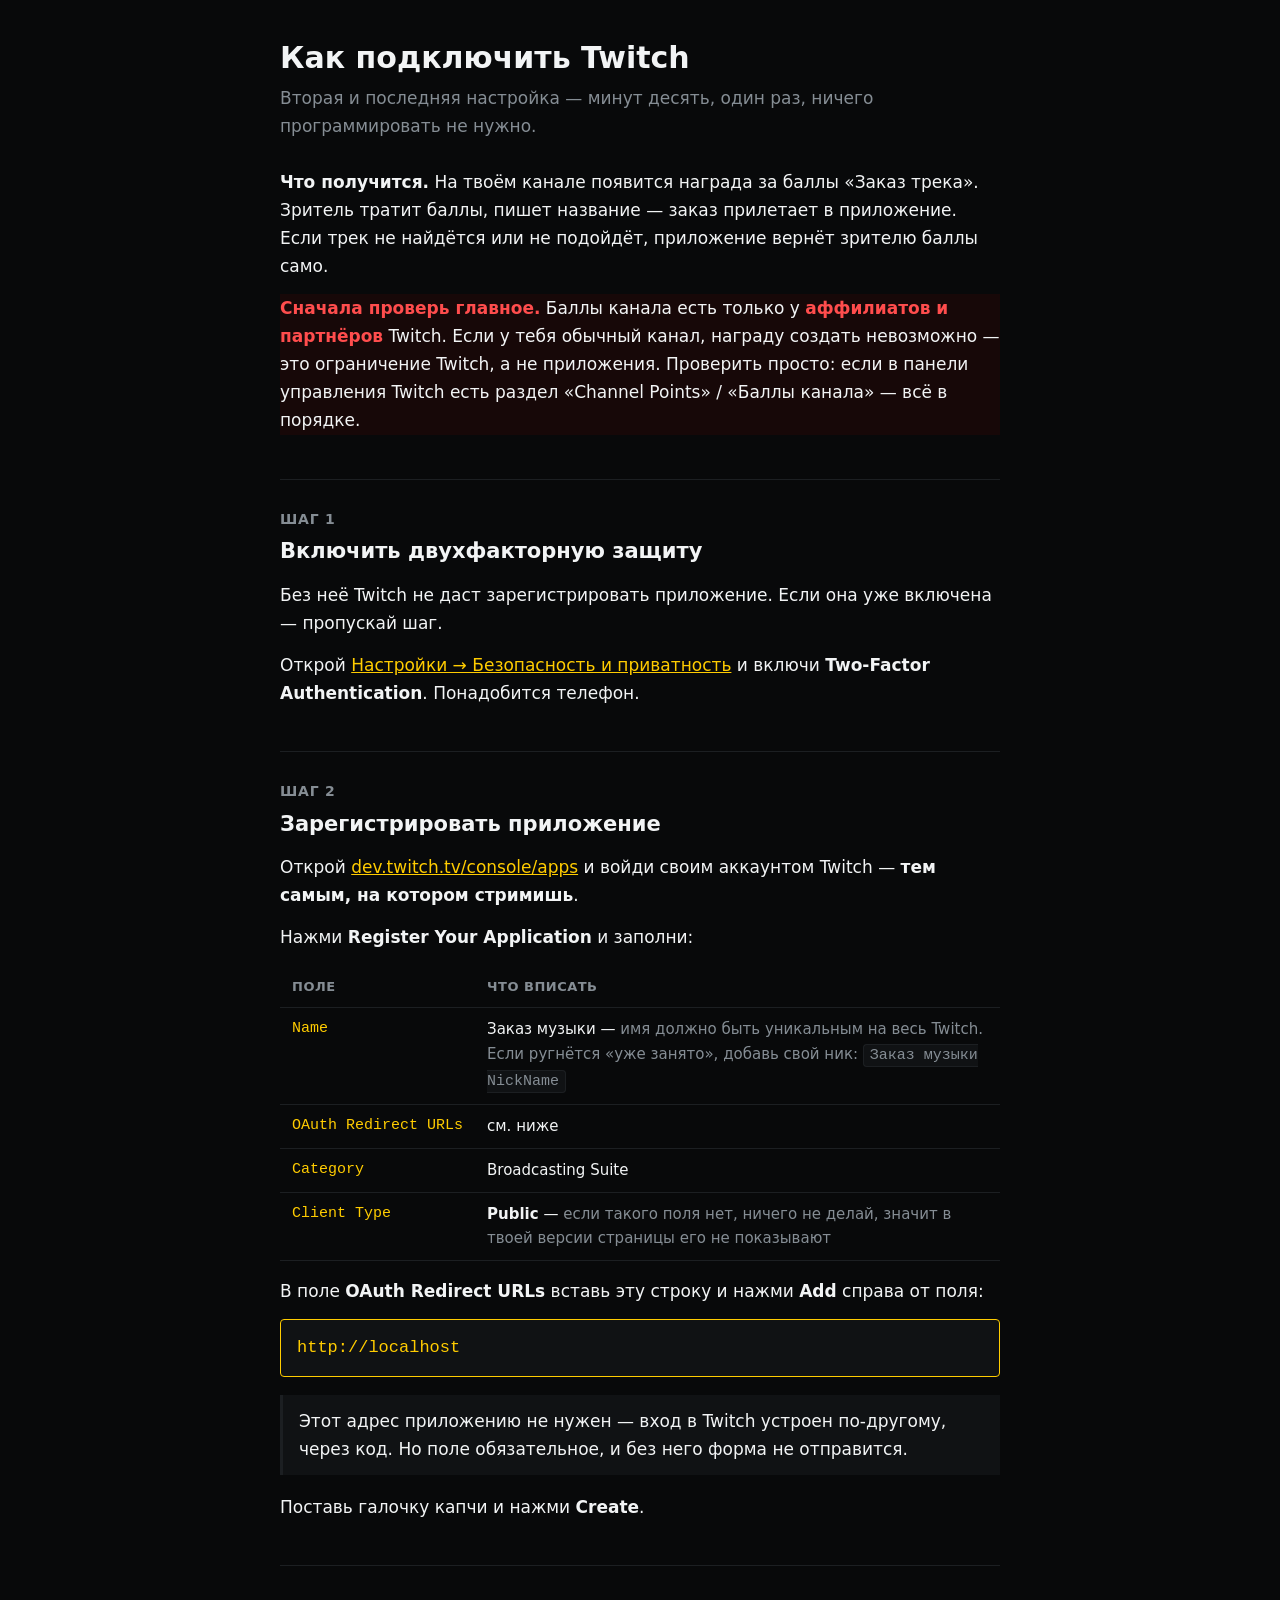
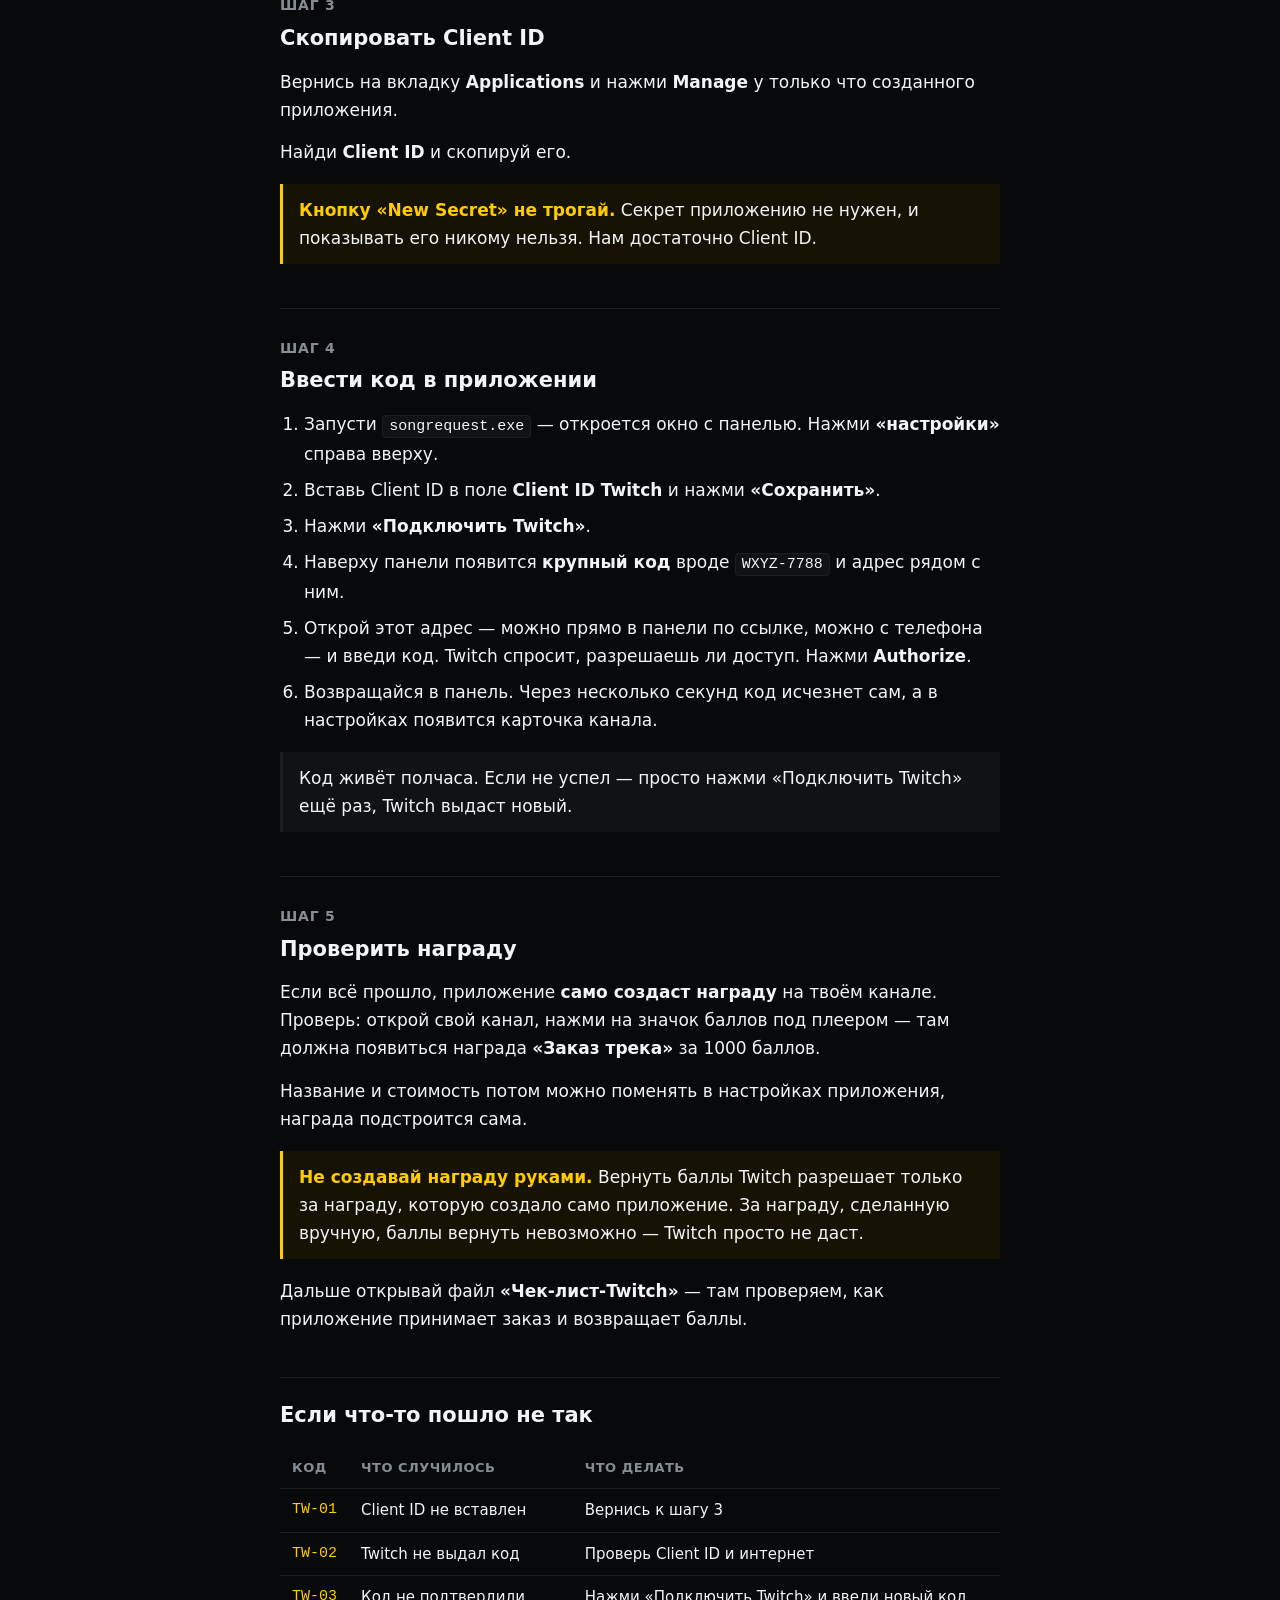
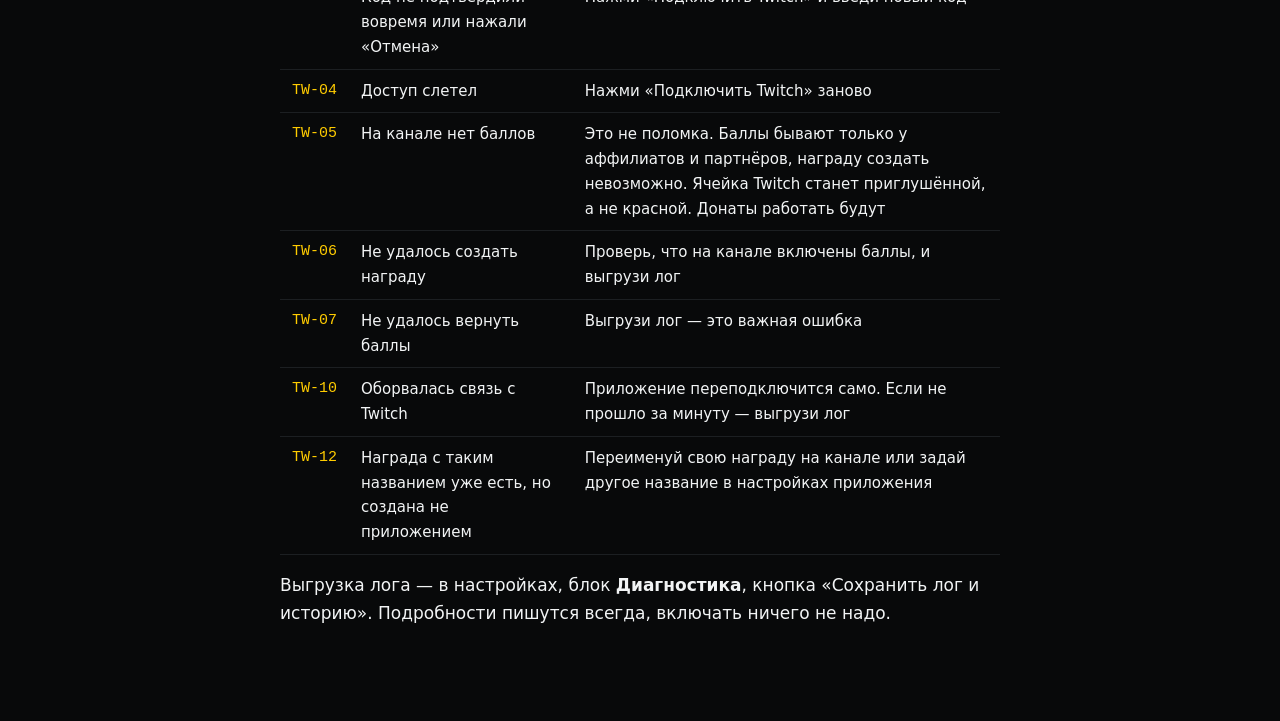
<file: docs/Инструкция-Twitch.html>
<!doctype html>
<html lang="ru">
<head>
<meta charset="utf-8">
<meta name="viewport" content="width=device-width, initial-scale=1">
<title>Как подключить Twitch</title>
<style>
  :root {
    --bg: #08090a; --card: #101214; --line: #1c1f22;
    --text: #f2f4f5; --dim: #858d94; --accent: #ffcc00;
    --bad: #ff4d4d; --ink: #0c0c0c;
  }
  * { box-sizing: border-box; }
  body {
    margin: 0; padding: 40px 20px 80px;
    background: var(--bg); color: var(--text);
    font: 17px/1.65 "Segoe UI", system-ui, sans-serif;
  }
  main { max-width: 720px; margin: 0 auto; }
  h1 { font-size: 30px; line-height: 1.2; margin: 0 0 8px; }
  h2 { font-size: 21px; margin: 44px 0 12px; padding-top: 20px; border-top: 1px solid var(--line); }
  .lead { color: var(--dim); margin: 0 0 28px; }
  p { margin: 0 0 14px; }
  ol, ul { padding-left: 24px; margin: 0 0 14px; }
  li { margin-bottom: 8px; }
  code {
    background: var(--card); border: 1px solid var(--line); border-radius: 4px;
    padding: 2px 6px; font-family: Consolas, "Courier New", monospace; font-size: 15px;
  }
  .copy {
    display: block; background: var(--card); border: 1px solid var(--accent);
    border-radius: 4px; padding: 14px 16px; margin: 14px 0;
    font-family: Consolas, "Courier New", monospace; font-size: 17px;
    color: var(--accent); word-break: break-all; user-select: all;
  }
  .warn, .note {
    border-left: 3px solid var(--accent); background: #161204;
    padding: 12px 16px; margin: 18px 0;
  }
  .note { border-left-color: var(--line); background: var(--card); }
  .warn strong { color: var(--accent); }
  .stop { border-left-color: var(--bad); background: #170808; }
  .stop strong { color: var(--bad); }
  table { border-collapse: collapse; width: 100%; margin: 16px 0; font-size: 15px; }
  th, td { text-align: left; padding: 9px 12px; border-bottom: 1px solid var(--line); vertical-align: top; }
  th { color: var(--dim); font-weight: 600; font-size: 13px; text-transform: uppercase; letter-spacing: .5px; }
  td:first-child { white-space: nowrap; font-family: Consolas, monospace; color: var(--accent); }
  a { color: var(--accent); }
  .step { color: var(--dim); font-size: 14px; letter-spacing: .8px; text-transform: uppercase; }
</style>
</head>
<body>
<main>

<h1>Как подключить Twitch</h1>
<p class="lead">Вторая и последняя настройка — минут десять,
один раз, ничего программировать не нужно.</p>

<p><strong>Что получится.</strong> На твоём канале появится награда за баллы
«Заказ трека». Зритель тратит баллы, пишет название — заказ прилетает в
приложение. Если трек не найдётся или не подойдёт, приложение вернёт зрителю
баллы само.</p>

<div class="stop">
<strong>Сначала проверь главное.</strong> Баллы канала есть только у
<strong>аффилиатов и партнёров</strong> Twitch. Если у тебя обычный канал,
награду создать невозможно — это ограничение Twitch, а не приложения.
Проверить просто: если в панели управления Twitch есть раздел
«Channel Points» / «Баллы канала» — всё в порядке.
</div>

<h2><span class="step">Шаг 1</span><br>Включить двухфакторную защиту</h2>

<p>Без неё Twitch не даст зарегистрировать приложение. Если она уже включена —
пропускай шаг.</p>

<p>Открой <a href="https://www.twitch.tv/settings/security">Настройки → Безопасность
и приватность</a> и включи <strong>Two-Factor Authentication</strong>. Понадобится
телефон.</p>

<h2><span class="step">Шаг 2</span><br>Зарегистрировать приложение</h2>

<p>Открой <a href="https://dev.twitch.tv/console/apps">dev.twitch.tv/console/apps</a>
и войди своим аккаунтом Twitch — <strong>тем самым, на котором стримишь</strong>.</p>

<p>Нажми <strong>Register Your Application</strong> и заполни:</p>

<table>
  <tr><th>Поле</th><th>Что вписать</th></tr>
  <tr><td>Name</td><td>Заказ музыки — <span style="color:var(--dim)">имя должно быть
    уникальным на весь Twitch. Если ругнётся «уже занято», добавь свой ник:
    <code>Заказ музыки NickName</code></span></td></tr>
  <tr><td>OAuth Redirect URLs</td><td>см. ниже</td></tr>
  <tr><td>Category</td><td>Broadcasting Suite</td></tr>
  <tr><td>Client Type</td><td><strong>Public</strong> — <span style="color:var(--dim)">если
    такого поля нет, ничего не делай, значит в твоей версии страницы его не показывают</span></td></tr>
</table>

<p>В поле <strong>OAuth Redirect URLs</strong> вставь эту строку и нажми
<strong>Add</strong> справа от поля:</p>

<span class="copy">http://localhost</span>

<div class="note">
Этот адрес приложению не нужен — вход в Twitch устроен по-другому, через код.
Но поле обязательное, и без него форма не отправится.
</div>

<p>Поставь галочку капчи и нажми <strong>Create</strong>.</p>

<h2><span class="step">Шаг 3</span><br>Скопировать Client ID</h2>

<p>Вернись на вкладку <strong>Applications</strong> и нажми
<strong>Manage</strong> у только что созданного приложения.</p>

<p>Найди <strong>Client ID</strong> и скопируй его.</p>

<div class="warn">
<strong>Кнопку «New Secret» не трогай.</strong> Секрет приложению не нужен,
и показывать его никому нельзя. Нам достаточно Client ID.
</div>

<h2><span class="step">Шаг 4</span><br>Ввести код в приложении</h2>

<ol>
  <li>Запусти <code>songrequest.exe</code> — откроется окно с панелью. Нажми
      <strong>«настройки»</strong> справа вверху.</li>
  <li>Вставь Client ID в поле <strong>Client ID Twitch</strong> и нажми
      <strong>«Сохранить»</strong>.</li>
  <li>Нажми <strong>«Подключить Twitch»</strong>.</li>
  <li>Наверху панели появится <strong>крупный код</strong> вроде
      <code>WXYZ-7788</code> и адрес рядом с ним.</li>
  <li>Открой этот адрес — можно прямо в панели по ссылке, можно с телефона —
      и введи код. Twitch спросит, разрешаешь ли доступ. Нажми
      <strong>Authorize</strong>.</li>
  <li>Возвращайся в панель. Через несколько секунд код исчезнет сам, а в
      настройках появится карточка канала.</li>
</ol>

<div class="note">
Код живёт полчаса. Если не успел — просто нажми «Подключить Twitch» ещё раз,
Twitch выдаст новый.
</div>

<h2><span class="step">Шаг 5</span><br>Проверить награду</h2>

<p>Если всё прошло, приложение <strong>само создаст награду</strong> на твоём
канале. Проверь: открой свой канал, нажми на значок баллов под плеером — там
должна появиться награда <strong>«Заказ трека»</strong> за 1000 баллов.</p>

<p>Название и стоимость потом можно поменять в настройках приложения, награда
подстроится сама.</p>

<div class="warn">
<strong>Не создавай награду руками.</strong> Вернуть баллы Twitch разрешает
только за награду, которую создало само приложение. За награду, сделанную
вручную, баллы вернуть невозможно — Twitch просто не даст.
</div>

<p>Дальше открывай файл <strong>«Чек-лист-Twitch»</strong> — там проверяем,
как приложение принимает заказ и возвращает баллы.</p>

<h2>Если что-то пошло не так</h2>

<table>
  <tr><th>Код</th><th>Что случилось</th><th>Что делать</th></tr>
  <tr><td>TW-01</td><td>Client ID не вставлен</td><td>Вернись к шагу 3</td></tr>
  <tr><td>TW-02</td><td>Twitch не выдал код</td><td>Проверь Client ID и интернет</td></tr>
  <tr><td>TW-03</td><td>Код не подтвердили вовремя или нажали «Отмена»</td><td>Нажми «Подключить Twitch» и введи новый код</td></tr>
  <tr><td>TW-04</td><td>Доступ слетел</td><td>Нажми «Подключить Twitch» заново</td></tr>
  <tr><td>TW-05</td><td>На канале нет баллов</td><td>Это не поломка. Баллы бывают только у аффилиатов и партнёров, награду создать невозможно. Ячейка Twitch станет приглушённой, а не красной. Донаты работать будут</td></tr>
  <tr><td>TW-06</td><td>Не удалось создать награду</td><td>Проверь, что на канале включены баллы, и выгрузи лог</td></tr>
  <tr><td>TW-07</td><td>Не удалось вернуть баллы</td><td>Выгрузи лог — это важная ошибка</td></tr>
  <tr><td>TW-10</td><td>Оборвалась связь с Twitch</td><td>Приложение переподключится само. Если не прошло за минуту — выгрузи лог</td></tr>
  <tr><td>TW-12</td><td>Награда с таким названием уже есть, но создана не приложением</td><td>Переименуй свою награду на канале или задай другое название в настройках приложения</td></tr>
</table>

<p>Выгрузка лога — в настройках, блок
<strong>Диагностика</strong>, кнопка «Сохранить лог и историю». Подробности
пишутся всегда, включать ничего не надо.</p>

</main>
</body>
</html>
</file>
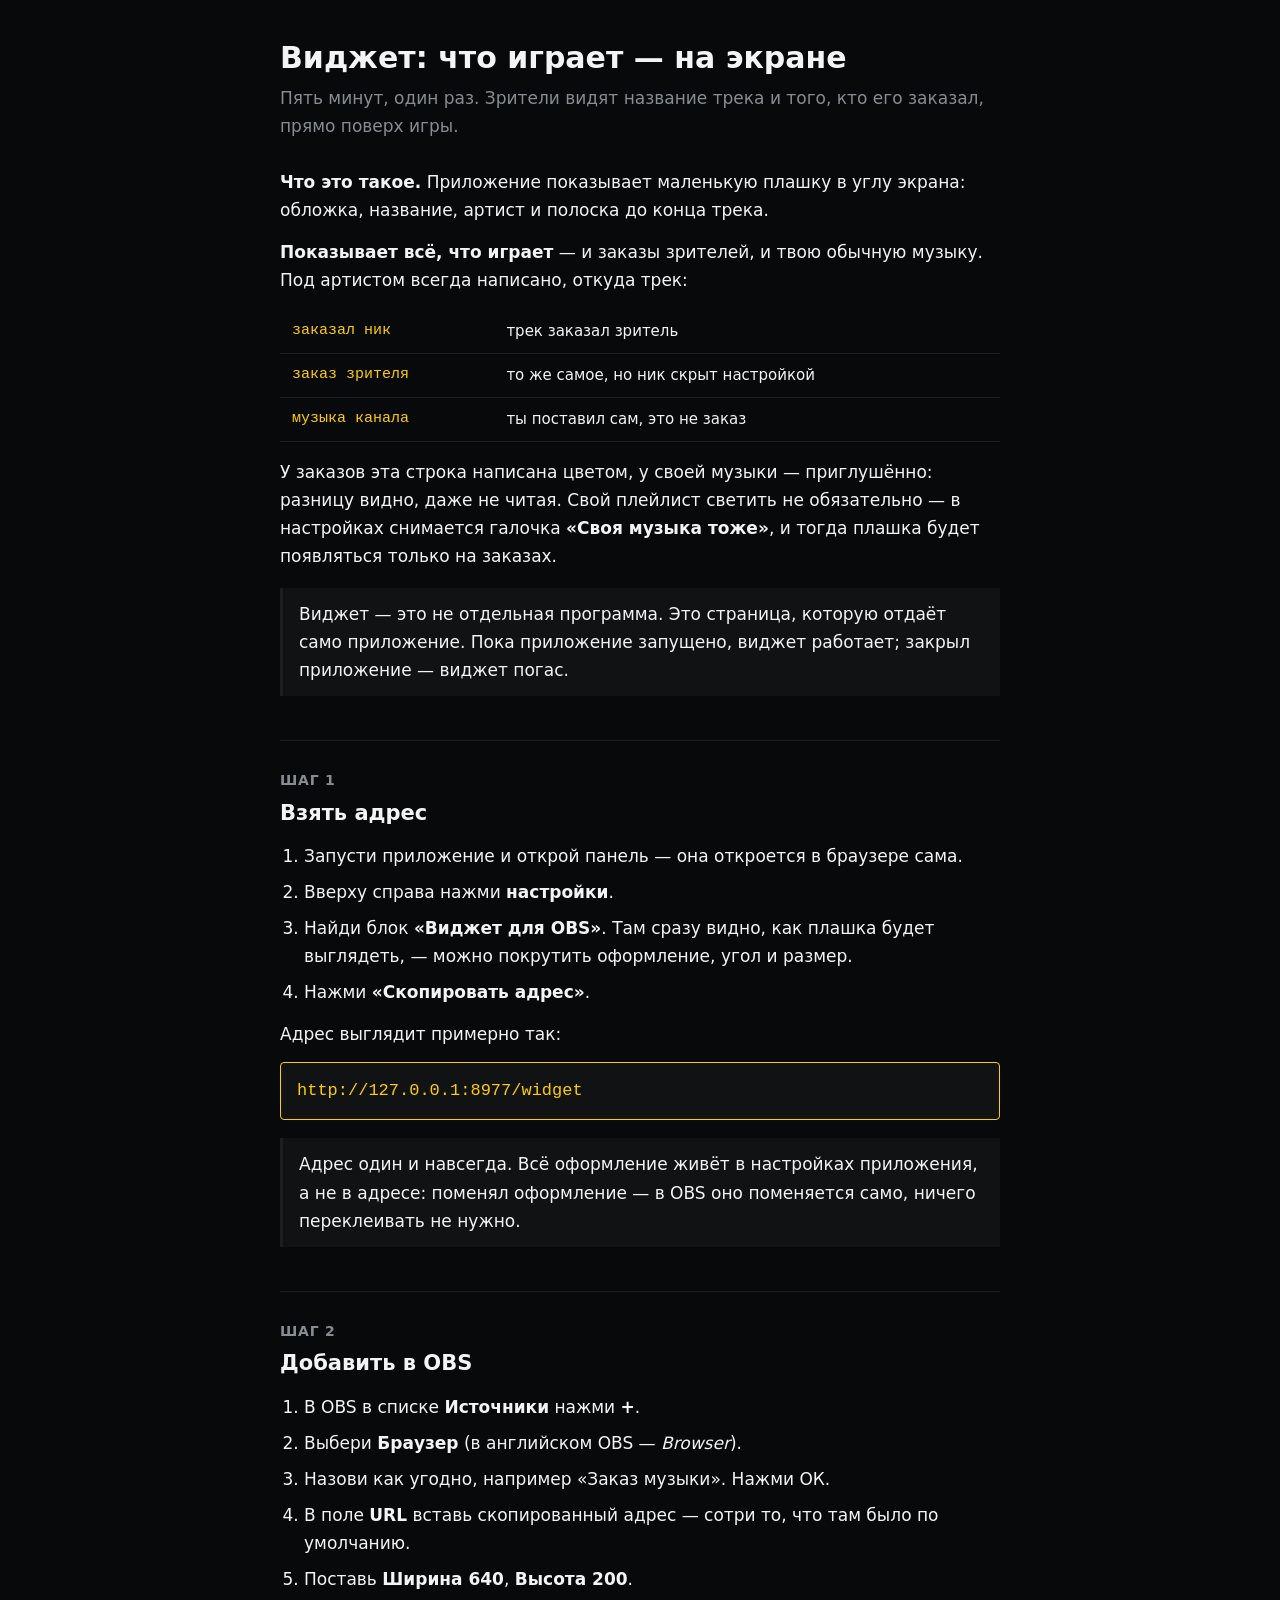
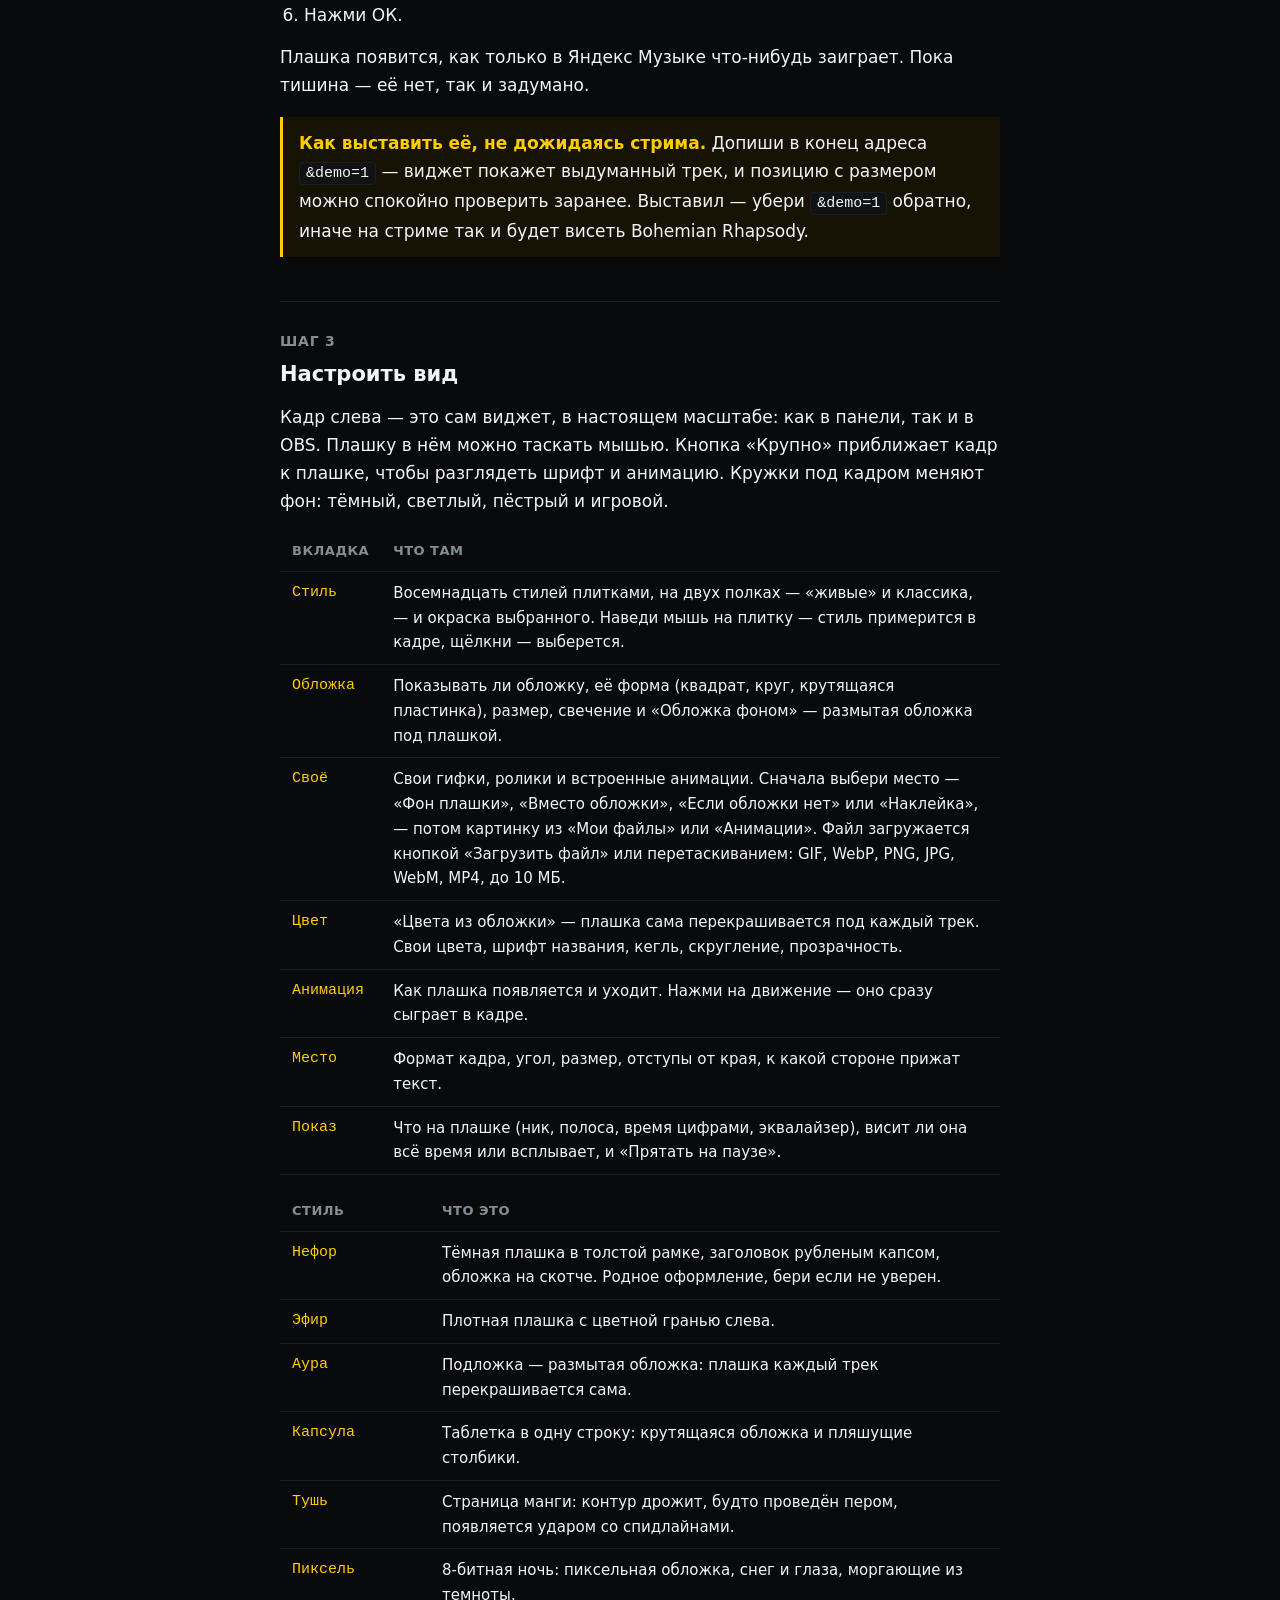
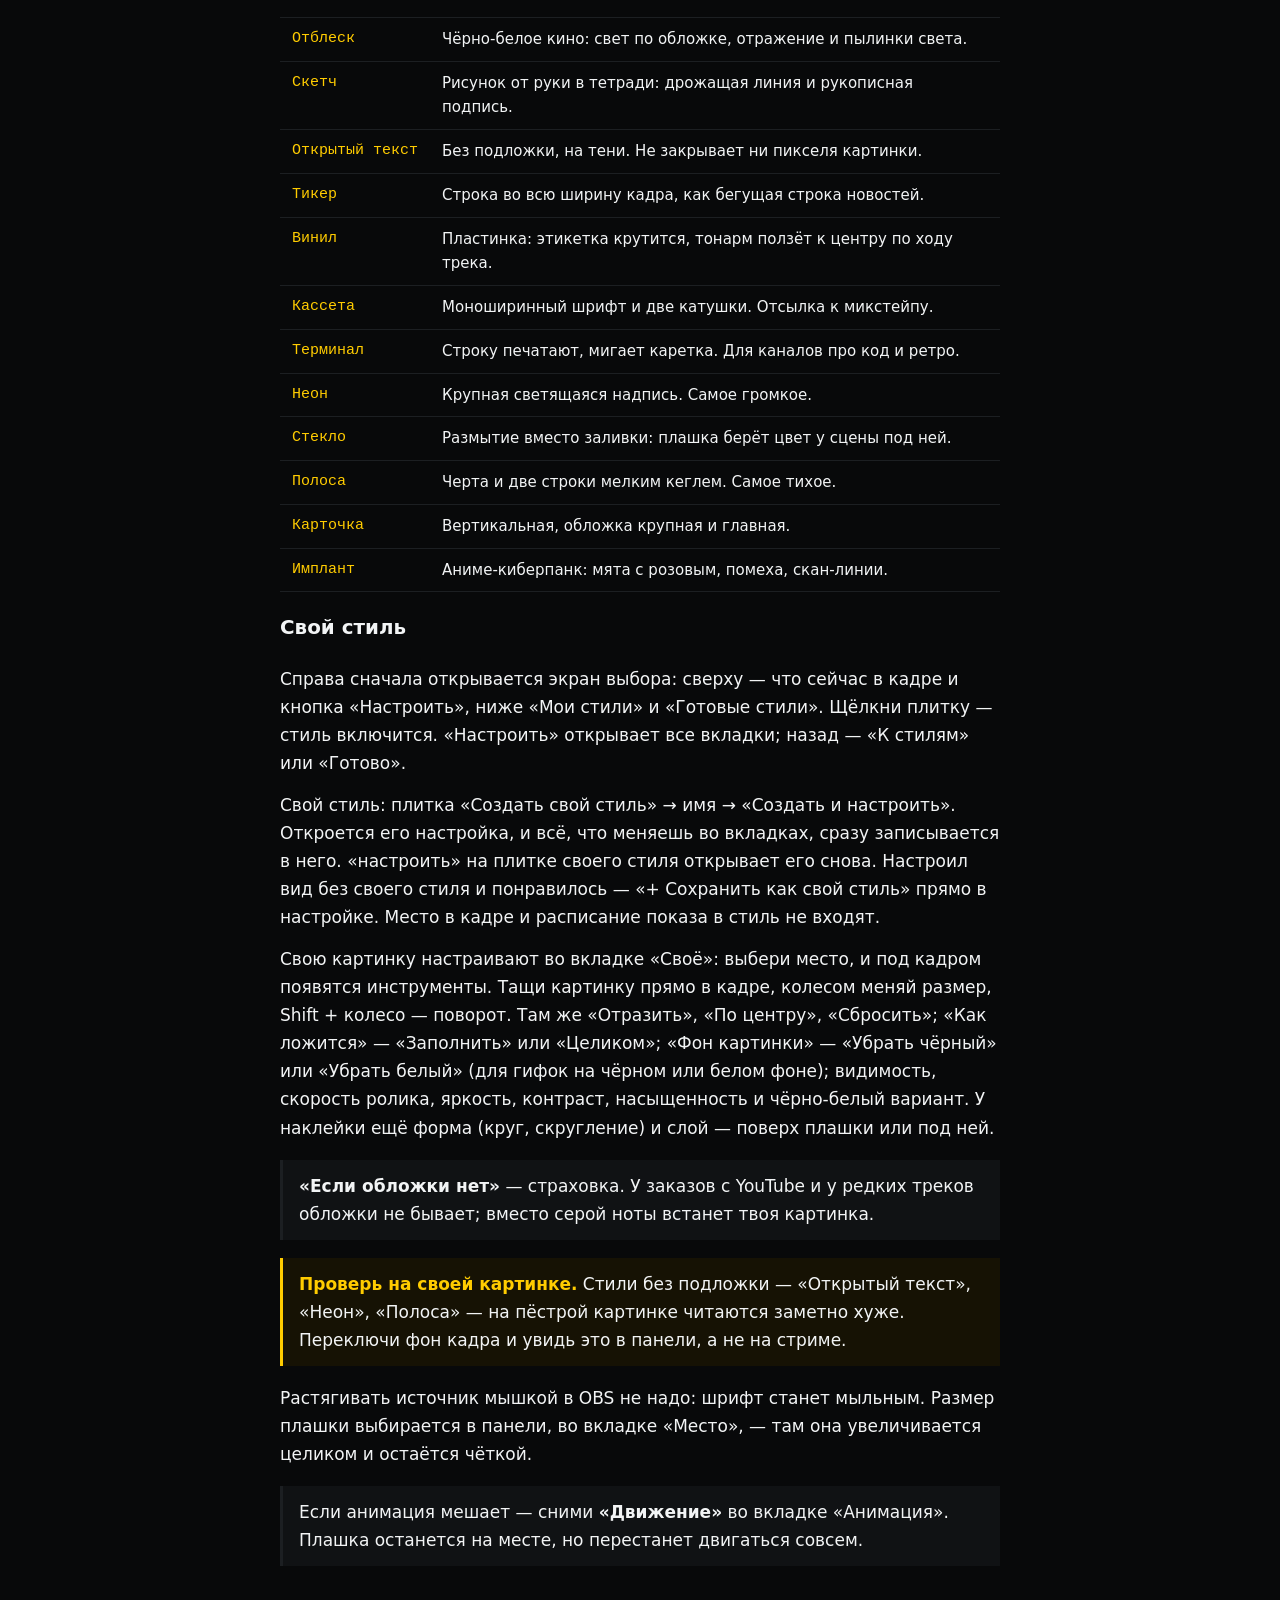
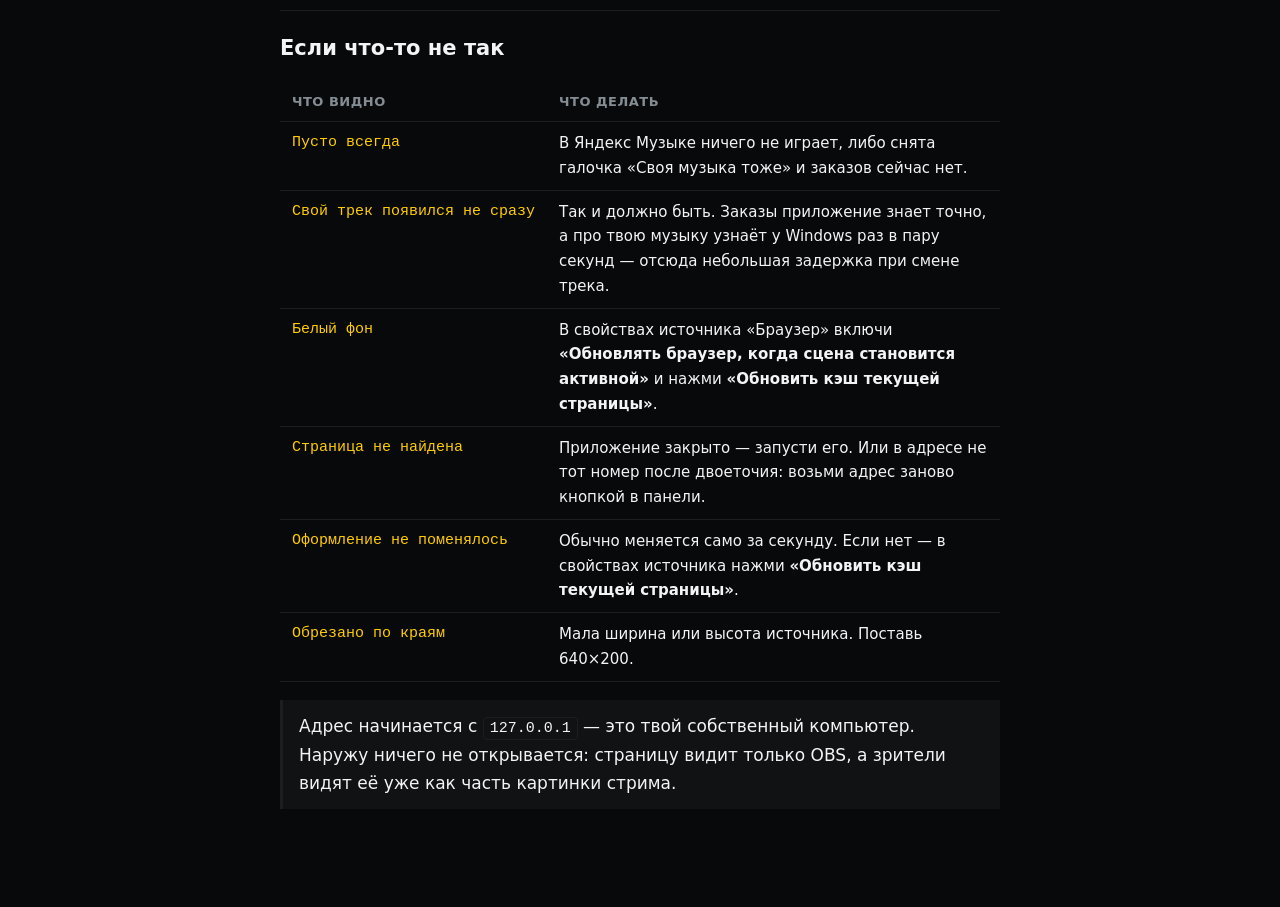
<file: docs/Инструкция-Виджет-OBS.html>
<!doctype html>
<html lang="ru">
<head>
<meta charset="utf-8">
<meta name="viewport" content="width=device-width, initial-scale=1">
<title>Виджет в OBS</title>
<style>
  :root {
    --bg: #08090a; --card: #101214; --line: #1c1f22;
    --text: #f2f4f5; --dim: #858d94; --accent: #ffcc00;
    --bad: #ff4d4d; --ink: #0c0c0c;
  }
  * { box-sizing: border-box; }
  body {
    margin: 0; padding: 40px 20px 80px;
    background: var(--bg); color: var(--text);
    font: 17px/1.65 "Segoe UI", system-ui, sans-serif;
  }
  main { max-width: 720px; margin: 0 auto; }
  h1 { font-size: 30px; line-height: 1.2; margin: 0 0 8px; }
  h2 { font-size: 21px; margin: 44px 0 12px; padding-top: 20px; border-top: 1px solid var(--line); }
  .lead { color: var(--dim); margin: 0 0 28px; }
  p { margin: 0 0 14px; }
  ol, ul { padding-left: 24px; margin: 0 0 14px; }
  li { margin-bottom: 8px; }
  code {
    background: var(--card); border: 1px solid var(--line); border-radius: 4px;
    padding: 2px 6px; font-family: Consolas, "Courier New", monospace; font-size: 15px;
  }
  .copy {
    display: block; background: var(--card); border: 1px solid var(--accent);
    border-radius: 4px; padding: 14px 16px; margin: 14px 0;
    font-family: Consolas, "Courier New", monospace; font-size: 17px;
    color: var(--accent); word-break: break-all; user-select: all;
  }
  .warn, .note {
    border-left: 3px solid var(--accent); background: #161204;
    padding: 12px 16px; margin: 18px 0;
  }
  .note { border-left-color: var(--line); background: var(--card); }
  .warn strong { color: var(--accent); }
  .stop { border-left-color: var(--bad); background: #170808; }
  .stop strong { color: var(--bad); }
  table { border-collapse: collapse; width: 100%; margin: 16px 0; font-size: 15px; }
  th, td { text-align: left; padding: 9px 12px; border-bottom: 1px solid var(--line); vertical-align: top; }
  th { color: var(--dim); font-weight: 600; font-size: 13px; text-transform: uppercase; letter-spacing: .5px; }
  td:first-child { white-space: nowrap; font-family: Consolas, monospace; color: var(--accent); }
  a { color: var(--accent); }
  .step { color: var(--dim); font-size: 14px; letter-spacing: .8px; text-transform: uppercase; }
</style>
</head>
<body>
<main>

<h1>Виджет: что играет — на экране</h1>
<p class="lead">Пять минут, один раз. Зрители видят название трека и того, кто
его заказал, прямо поверх игры.</p>

<p><strong>Что это такое.</strong> Приложение показывает маленькую плашку в углу
экрана: обложка, название, артист и полоска до конца трека.</p>

<p><strong>Показывает всё, что играет</strong> — и заказы зрителей, и твою
обычную музыку. Под артистом всегда написано, откуда трек:</p>

<table>
<tr><td>заказал ник</td><td>трек заказал зритель</td></tr>
<tr><td>заказ зрителя</td><td>то же самое, но ник скрыт настройкой</td></tr>
<tr><td>музыка канала</td><td>ты поставил сам, это не заказ</td></tr>
</table>

<p>У заказов эта строка написана цветом, у своей музыки — приглушённо: разницу
видно, даже не читая. Свой плейлист светить не обязательно — в настройках
снимается галочка <strong>«Своя музыка тоже»</strong>, и тогда плашка будет
появляться только на заказах.</p>

<div class="note">
Виджет — это не отдельная программа. Это страница, которую отдаёт само
приложение. Пока приложение запущено, виджет работает; закрыл приложение —
виджет погас.
</div>

<h2><span class="step">Шаг 1</span><br>Взять адрес</h2>

<ol>
<li>Запусти приложение и открой панель — она откроется в браузере сама.</li>
<li>Вверху справа нажми <strong>настройки</strong>.</li>
<li>Найди блок <strong>«Виджет для OBS»</strong>. Там сразу видно, как плашка
будет выглядеть, — можно покрутить оформление, угол и размер.</li>
<li>Нажми <strong>«Скопировать адрес»</strong>.</li>
</ol>

<p>Адрес выглядит примерно так:</p>
<div class="copy">http://127.0.0.1:8977/widget</div>

<div class="note">
Адрес один и навсегда. Всё оформление живёт в настройках приложения, а не в
адресе: поменял оформление — в OBS оно поменяется само, ничего переклеивать
не нужно.
</div>

<h2><span class="step">Шаг 2</span><br>Добавить в OBS</h2>

<ol>
<li>В OBS в списке <strong>Источники</strong> нажми <strong>+</strong>.</li>
<li>Выбери <strong>Браузер</strong> (в английском OBS — <em>Browser</em>).</li>
<li>Назови как угодно, например «Заказ музыки». Нажми ОК.</li>
<li>В поле <strong>URL</strong> вставь скопированный адрес — сотри то, что
там было по умолчанию.</li>
<li>Поставь <strong>Ширина 640</strong>, <strong>Высота 200</strong>.</li>
<li>Нажми ОК.</li>
</ol>

<p>Плашка появится, как только в Яндекс Музыке что-нибудь заиграет. Пока тишина —
её нет, так и задумано.</p>

<div class="warn">
<strong>Как выставить её, не дожидаясь стрима.</strong> Допиши в конец адреса
<code>&amp;demo=1</code> — виджет покажет выдуманный трек, и позицию с размером
можно спокойно проверить заранее. Выставил — убери <code>&amp;demo=1</code>
обратно, иначе на стриме так и будет висеть Bohemian Rhapsody.
</div>

<h2><span class="step">Шаг 3</span><br>Настроить вид</h2>

<p>Кадр слева — это сам виджет, в настоящем масштабе: как в панели, так и в
OBS. Плашку в нём можно таскать мышью. Кнопка «Крупно» приближает кадр к
плашке, чтобы разглядеть шрифт и анимацию. Кружки под кадром меняют фон:
тёмный, светлый, пёстрый и игровой.</p>

<table>
<tr><th>Вкладка</th><th>Что там</th></tr>
<tr><td>Стиль</td><td>Восемнадцать стилей плитками, на двух полках — «живые» и классика, — и окраска выбранного. Наведи мышь на плитку — стиль примерится в кадре, щёлкни — выберется.</td></tr>
<tr><td>Обложка</td><td>Показывать ли обложку, её форма (квадрат, круг, крутящаяся пластинка), размер, свечение и «Обложка фоном» — размытая обложка под плашкой.</td></tr>
<tr><td>Своё</td><td>Свои гифки, ролики и встроенные анимации. Сначала выбери место — «Фон плашки», «Вместо обложки», «Если обложки нет» или «Наклейка», — потом картинку из «Мои файлы» или «Анимации». Файл загружается кнопкой «Загрузить файл» или перетаскиванием: GIF, WebP, PNG, JPG, WebM, MP4, до 10 МБ.</td></tr>
<tr><td>Цвет</td><td>«Цвета из обложки» — плашка сама перекрашивается под каждый трек. Свои цвета, шрифт названия, кегль, скругление, прозрачность.</td></tr>
<tr><td>Анимация</td><td>Как плашка появляется и уходит. Нажми на движение — оно сразу сыграет в кадре.</td></tr>
<tr><td>Место</td><td>Формат кадра, угол, размер, отступы от края, к какой стороне прижат текст.</td></tr>
<tr><td>Показ</td><td>Что на плашке (ник, полоса, время цифрами, эквалайзер), висит ли она всё время или всплывает, и «Прятать на паузе».</td></tr>
</table>

<table>
<tr><th>Стиль</th><th>Что это</th></tr>
<tr><td>Нефор</td><td>Тёмная плашка в толстой рамке, заголовок рубленым капсом, обложка на скотче. Родное оформление, бери если не уверен.</td></tr>
<tr><td>Эфир</td><td>Плотная плашка с цветной гранью слева.</td></tr>
<tr><td>Аура</td><td>Подложка — размытая обложка: плашка каждый трек перекрашивается сама.</td></tr>
<tr><td>Капсула</td><td>Таблетка в одну строку: крутящаяся обложка и пляшущие столбики.</td></tr>
<tr><td>Тушь</td><td>Страница манги: контур дрожит, будто проведён пером, появляется ударом со спидлайнами.</td></tr>
<tr><td>Пиксель</td><td>8-битная ночь: пиксельная обложка, снег и глаза, моргающие из темноты.</td></tr>
<tr><td>Отблеск</td><td>Чёрно-белое кино: свет по обложке, отражение и пылинки света.</td></tr>
<tr><td>Скетч</td><td>Рисунок от руки в тетради: дрожащая линия и рукописная подпись.</td></tr>
<tr><td>Открытый текст</td><td>Без подложки, на тени. Не закрывает ни пикселя картинки.</td></tr>
<tr><td>Тикер</td><td>Строка во всю ширину кадра, как бегущая строка новостей.</td></tr>
<tr><td>Винил</td><td>Пластинка: этикетка крутится, тонарм ползёт к центру по ходу трека.</td></tr>
<tr><td>Кассета</td><td>Моноширинный шрифт и две катушки. Отсылка к микстейпу.</td></tr>
<tr><td>Терминал</td><td>Строку печатают, мигает каретка. Для каналов про код и ретро.</td></tr>
<tr><td>Неон</td><td>Крупная светящаяся надпись. Самое громкое.</td></tr>
<tr><td>Стекло</td><td>Размытие вместо заливки: плашка берёт цвет у сцены под ней.</td></tr>
<tr><td>Полоса</td><td>Черта и две строки мелким кеглем. Самое тихое.</td></tr>
<tr><td>Карточка</td><td>Вертикальная, обложка крупная и главная.</td></tr>
<tr><td>Имплант</td><td>Аниме-киберпанк: мята с розовым, помеха, скан-линии.</td></tr>
</table>

<h3>Свой стиль</h3>

<p>Справа сначала открывается экран выбора: сверху — что сейчас в кадре и
кнопка «Настроить», ниже «Мои стили» и «Готовые стили». Щёлкни плитку —
стиль включится. «Настроить» открывает все вкладки; назад — «К стилям»
или «Готово».</p>

<p>Свой стиль: плитка «Создать свой стиль» → имя → «Создать и настроить».
Откроется его настройка, и всё, что меняешь во вкладках, сразу записывается
в него. «настроить» на плитке своего стиля открывает его снова. Настроил вид
без своего стиля и понравилось — «+ Сохранить как свой стиль» прямо в
настройке. Место в кадре и расписание показа в стиль не входят.</p>

<p>Свою картинку настраивают во вкладке «Своё»: выбери место, и под кадром
появятся инструменты. Тащи картинку прямо в кадре, колесом меняй размер,
Shift + колесо — поворот. Там же «Отразить», «По центру», «Сбросить»;
«Как ложится» — «Заполнить» или «Целиком»; «Фон картинки» — «Убрать чёрный»
или «Убрать белый» (для гифок на чёрном или белом фоне); видимость,
скорость ролика, яркость, контраст, насыщенность и чёрно-белый вариант. У
наклейки ещё форма (круг, скругление) и слой — поверх плашки или под ней.</p>

<div class="note">
<strong>«Если обложки нет»</strong> — страховка. У заказов с YouTube и у
редких треков обложки не бывает; вместо серой ноты встанет твоя картинка.
</div>

<div class="warn">
<strong>Проверь на своей картинке.</strong> Стили без подложки — «Открытый
текст», «Неон», «Полоса» — на пёстрой картинке читаются заметно хуже.
Переключи фон кадра и увидь это в панели, а не на стриме.
</div>

<p>Растягивать источник мышкой в OBS не надо: шрифт станет мыльным. Размер
плашки выбирается в панели, во вкладке «Место», — там она увеличивается
целиком и остаётся чёткой.</p>

<div class="note">
Если анимация мешает — сними <strong>«Движение»</strong> во вкладке
«Анимация». Плашка останется на месте, но перестанет двигаться совсем.
</div>

<h2>Если что-то не так</h2>

<table>
<tr><th>Что видно</th><th>Что делать</th></tr>
<tr>
  <td>Пусто всегда</td>
  <td>В Яндекс Музыке ничего не играет, либо снята галочка «Своя музыка тоже» и
      заказов сейчас нет.</td>
</tr>
<tr>
  <td>Свой трек появился не сразу</td>
  <td>Так и должно быть. Заказы приложение знает точно, а про твою музыку
      узнаёт у Windows раз в пару секунд — отсюда небольшая задержка
      при смене трека.</td>
</tr>
<tr>
  <td>Белый фон</td>
  <td>В свойствах источника «Браузер» включи
      <strong>«Обновлять браузер, когда сцена становится активной»</strong> и
      нажми <strong>«Обновить кэш текущей страницы»</strong>.</td>
</tr>
<tr>
  <td>Страница не найдена</td>
  <td>Приложение закрыто — запусти его. Или в адресе не тот номер после
      двоеточия: возьми адрес заново кнопкой в панели.</td>
</tr>
<tr>
  <td>Оформление не поменялось</td>
  <td>Обычно меняется само за секунду. Если нет — в свойствах источника нажми
      <strong>«Обновить кэш текущей страницы»</strong>.</td>
</tr>
<tr>
  <td>Обрезано по краям</td>
  <td>Мала ширина или высота источника. Поставь 640×200.</td>
</tr>
</table>

<div class="note">
Адрес начинается с <code>127.0.0.1</code> — это твой собственный компьютер.
Наружу ничего не открывается: страницу видит только OBS, а зрители видят её
уже как часть картинки стрима.
</div>

</main>
</body>
</html>
</file>
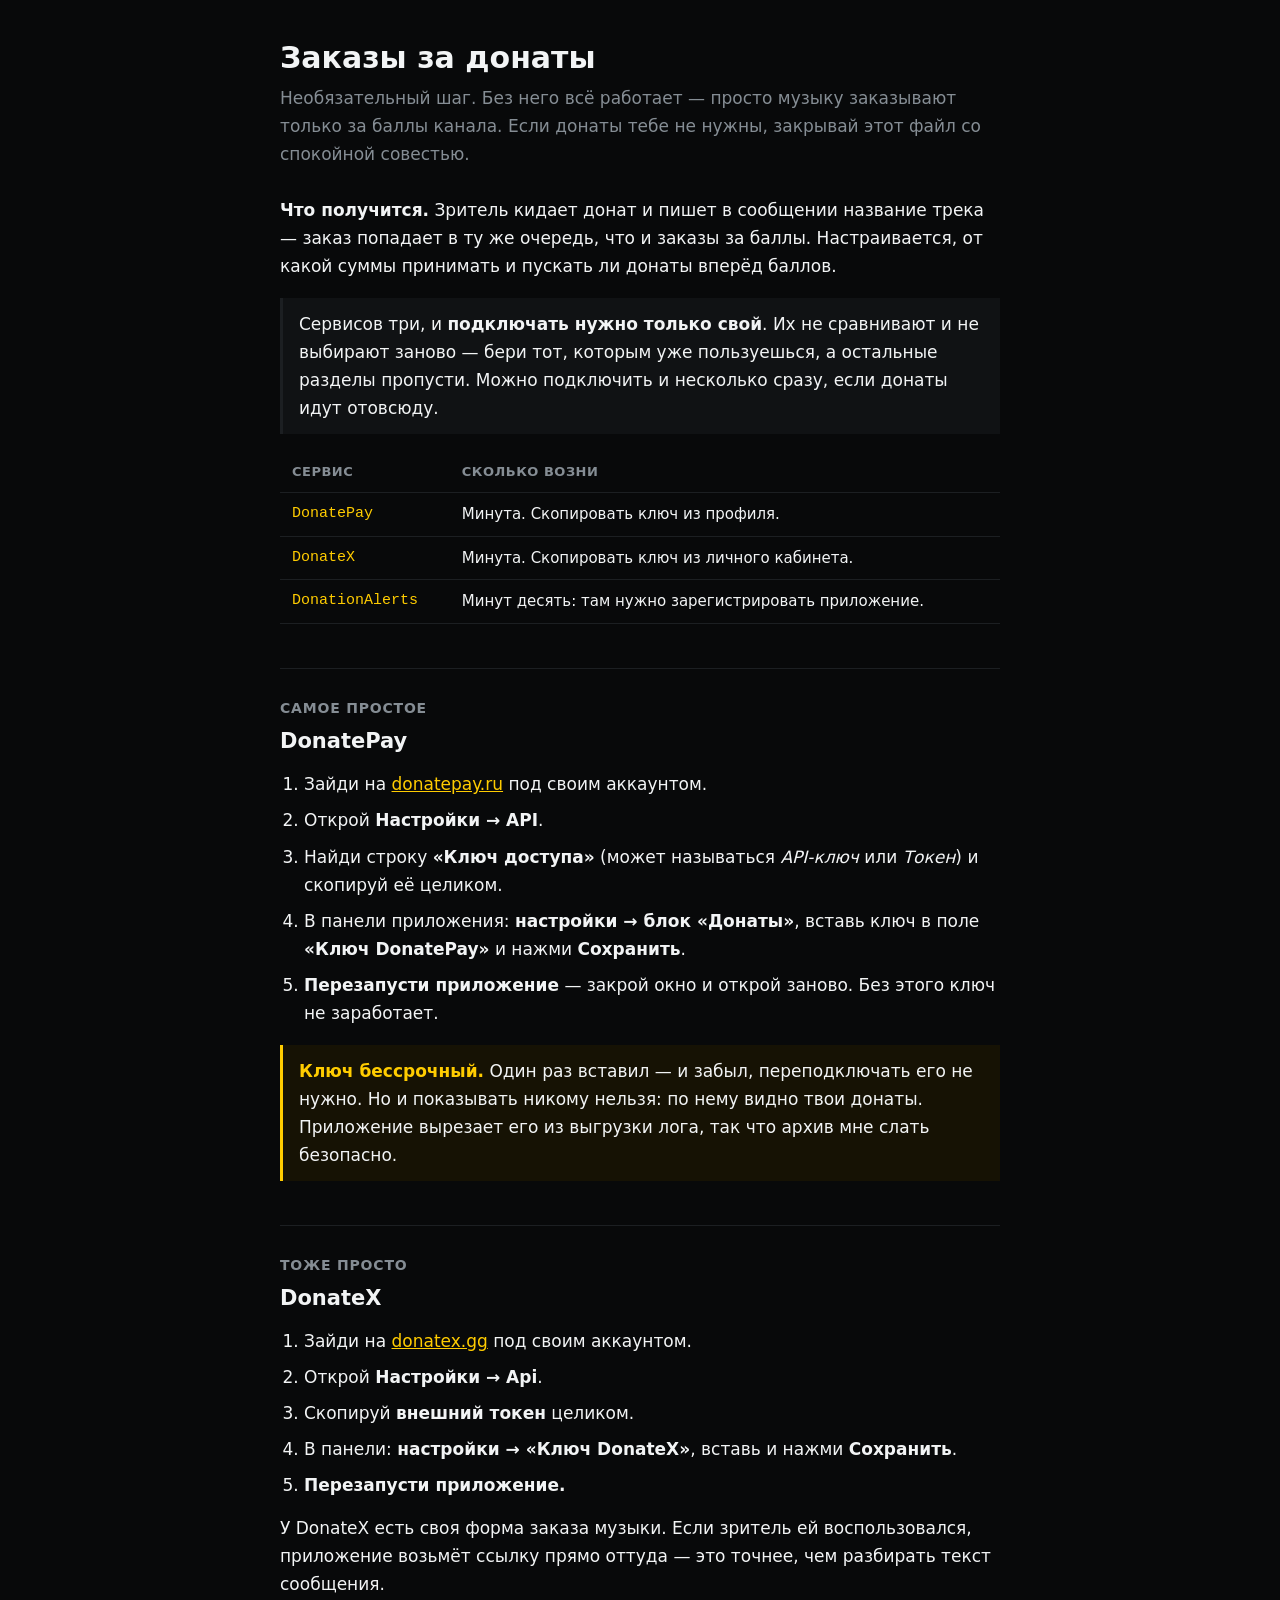
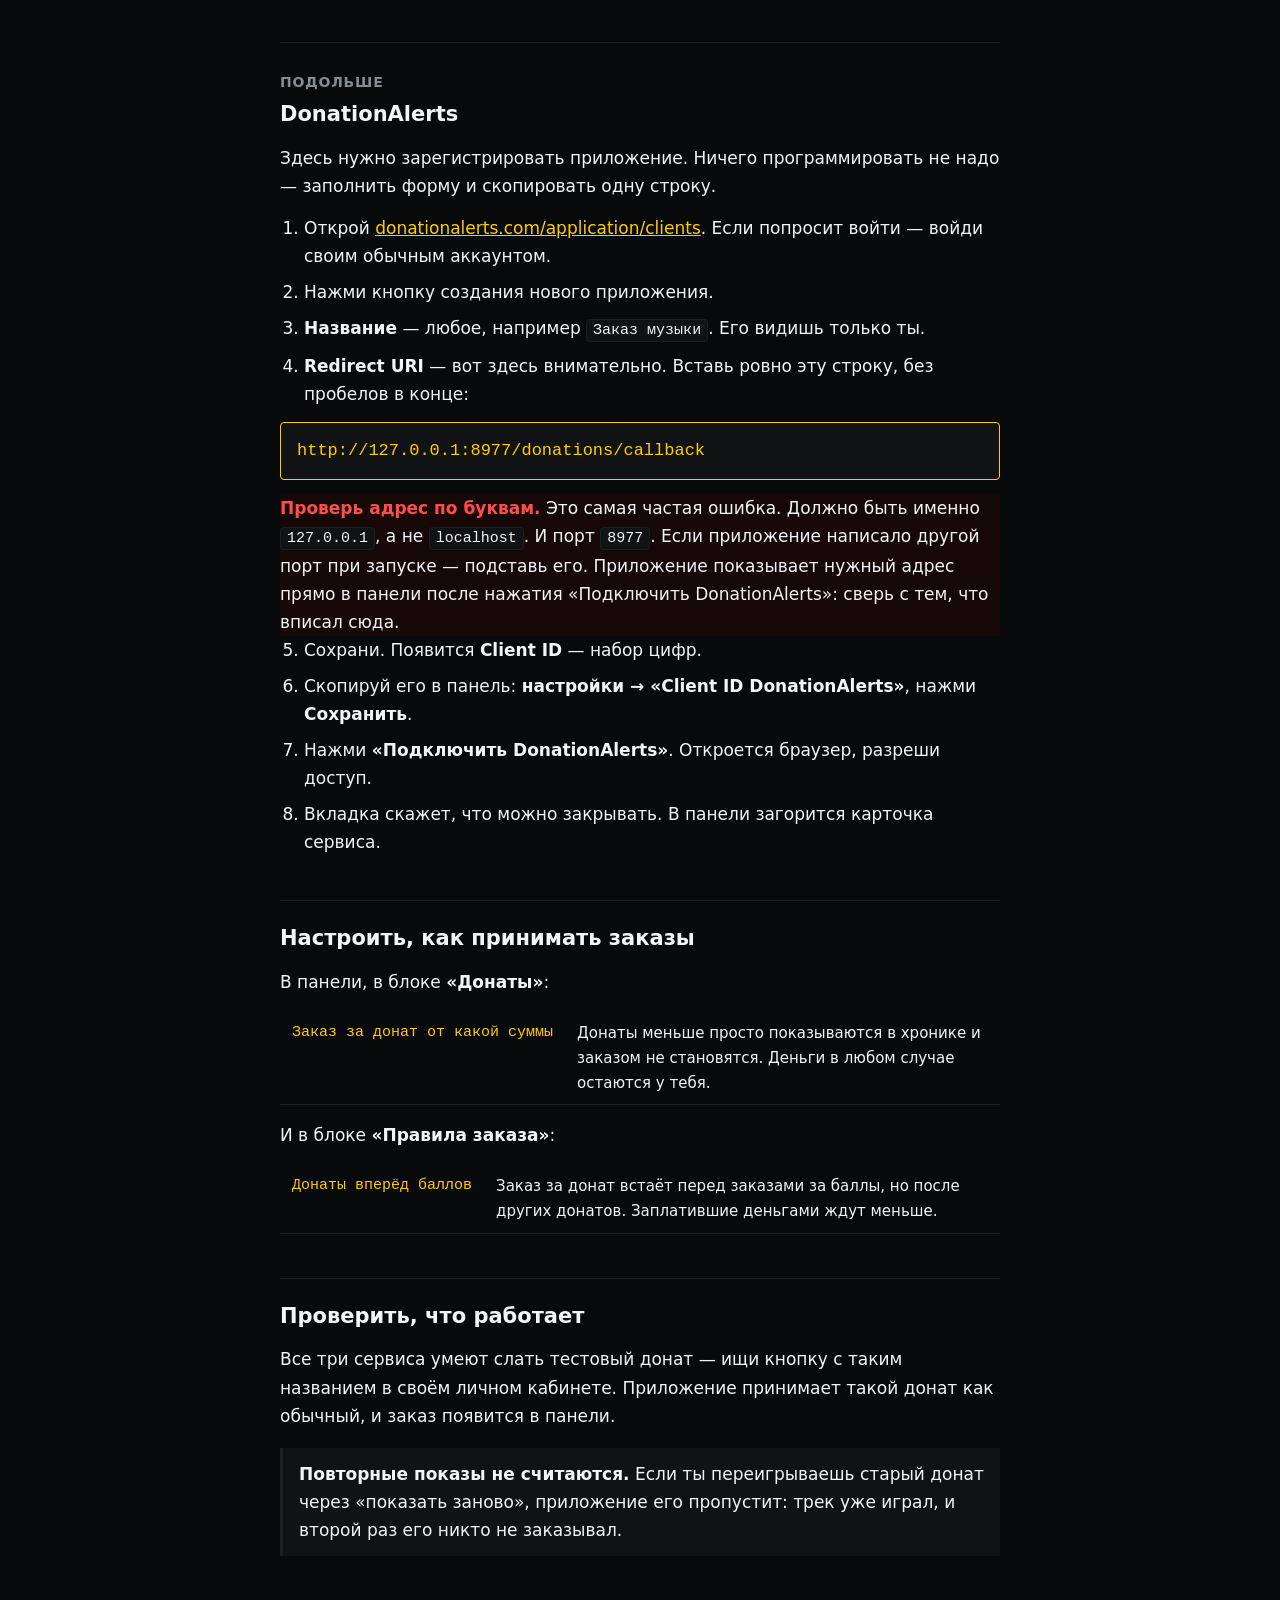
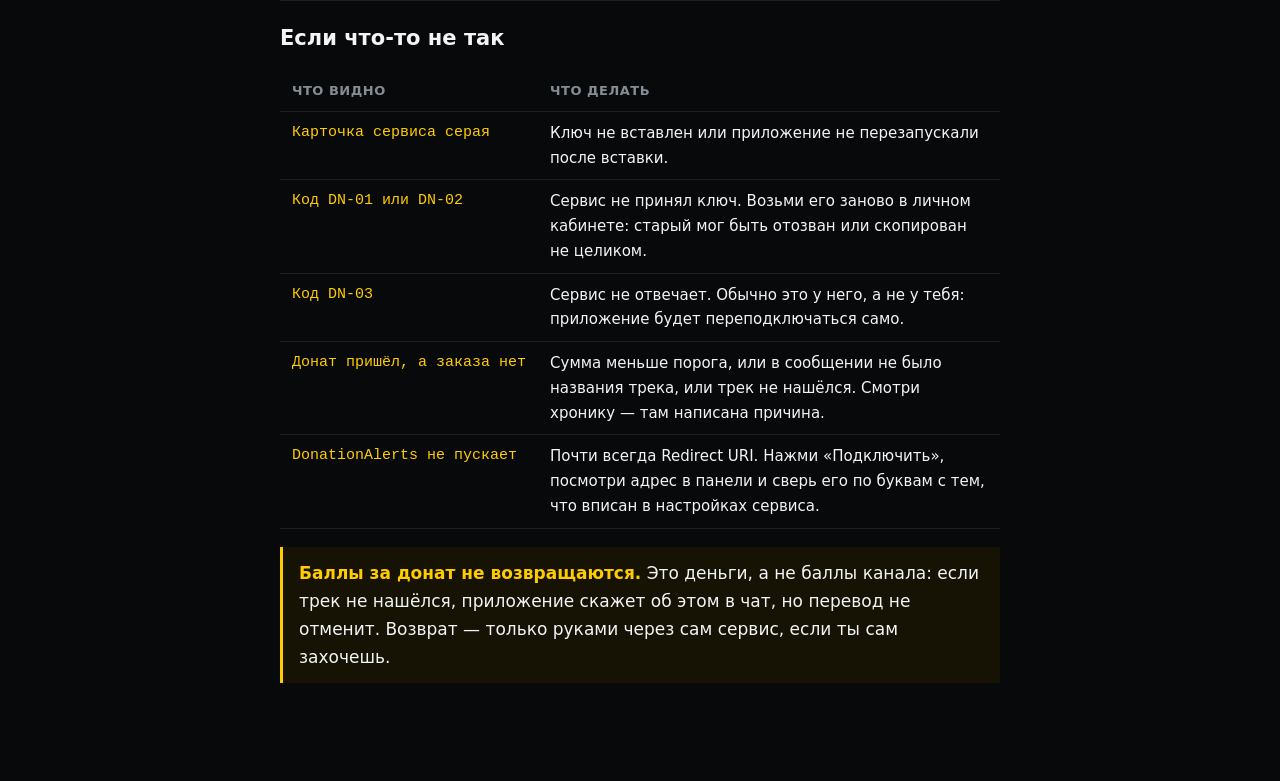
<file: docs/Инструкция-Донаты.html>
<!doctype html>
<html lang="ru">
<head>
<meta charset="utf-8">
<meta name="viewport" content="width=device-width, initial-scale=1">
<title>Заказы за донаты</title>
<style>
  :root {
    --bg: #08090a; --card: #101214; --line: #1c1f22;
    --text: #f2f4f5; --dim: #858d94; --accent: #ffcc00;
    --bad: #ff4d4d; --ink: #0c0c0c;
  }
  * { box-sizing: border-box; }
  body {
    margin: 0; padding: 40px 20px 80px;
    background: var(--bg); color: var(--text);
    font: 17px/1.65 "Segoe UI", system-ui, sans-serif;
  }
  main { max-width: 720px; margin: 0 auto; }
  h1 { font-size: 30px; line-height: 1.2; margin: 0 0 8px; }
  h2 { font-size: 21px; margin: 44px 0 12px; padding-top: 20px; border-top: 1px solid var(--line); }
  .lead { color: var(--dim); margin: 0 0 28px; }
  p { margin: 0 0 14px; }
  ol, ul { padding-left: 24px; margin: 0 0 14px; }
  li { margin-bottom: 8px; }
  code {
    background: var(--card); border: 1px solid var(--line); border-radius: 4px;
    padding: 2px 6px; font-family: Consolas, "Courier New", monospace; font-size: 15px;
  }
  .copy {
    display: block; background: var(--card); border: 1px solid var(--accent);
    border-radius: 4px; padding: 14px 16px; margin: 14px 0;
    font-family: Consolas, "Courier New", monospace; font-size: 17px;
    color: var(--accent); word-break: break-all; user-select: all;
  }
  .warn, .note {
    border-left: 3px solid var(--accent); background: #161204;
    padding: 12px 16px; margin: 18px 0;
  }
  .note { border-left-color: var(--line); background: var(--card); }
  .warn strong { color: var(--accent); }
  .stop { border-left-color: var(--bad); background: #170808; }
  .stop strong { color: var(--bad); }
  table { border-collapse: collapse; width: 100%; margin: 16px 0; font-size: 15px; }
  th, td { text-align: left; padding: 9px 12px; border-bottom: 1px solid var(--line); vertical-align: top; }
  th { color: var(--dim); font-weight: 600; font-size: 13px; text-transform: uppercase; letter-spacing: .5px; }
  td:first-child { white-space: nowrap; font-family: Consolas, monospace; color: var(--accent); }
  a { color: var(--accent); }
  .step { color: var(--dim); font-size: 14px; letter-spacing: .8px; text-transform: uppercase; }
</style>
</head>
<body>
<main>

<h1>Заказы за донаты</h1>
<p class="lead">Необязательный шаг. Без него всё работает — просто музыку
заказывают только за баллы канала. Если донаты тебе не нужны, закрывай этот
файл со спокойной совестью.</p>

<p><strong>Что получится.</strong> Зритель кидает донат и пишет в сообщении
название трека — заказ попадает в ту же очередь, что и заказы за баллы.
Настраивается, от какой суммы принимать и пускать ли донаты вперёд баллов.</p>

<div class="note">
Сервисов три, и <strong>подключать нужно только свой</strong>. Их не сравнивают
и не выбирают заново — бери тот, которым уже пользуешься, а остальные разделы
пропусти. Можно подключить и несколько сразу, если донаты идут отовсюду.
</div>

<table>
<tr><th>Сервис</th><th>Сколько возни</th></tr>
<tr><td>DonatePay</td><td>Минута. Скопировать ключ из профиля.</td></tr>
<tr><td>DonateX</td><td>Минута. Скопировать ключ из личного кабинета.</td></tr>
<tr><td>DonationAlerts</td><td>Минут десять: там нужно зарегистрировать приложение.</td></tr>
</table>

<h2><span class="step">Самое простое</span><br>DonatePay</h2>

<ol>
<li>Зайди на <a href="https://donatepay.ru/">donatepay.ru</a> под своим аккаунтом.</li>
<li>Открой <strong>Настройки → API</strong>.</li>
<li>Найди строку <strong>«Ключ доступа»</strong> (может называться
    <em>API-ключ</em> или <em>Токен</em>) и скопируй её целиком.</li>
<li>В панели приложения: <strong>настройки → блок «Донаты»</strong>, вставь ключ
    в поле <strong>«Ключ DonatePay»</strong> и нажми <strong>Сохранить</strong>.</li>
<li><strong>Перезапусти приложение</strong> — закрой окно и открой заново.
    Без этого ключ не заработает.</li>
</ol>

<div class="warn">
<strong>Ключ бессрочный.</strong> Один раз вставил — и забыл, переподключать
его не нужно. Но и показывать никому нельзя: по нему видно твои донаты.
Приложение вырезает его из выгрузки лога, так что архив мне слать безопасно.
</div>

<h2><span class="step">Тоже просто</span><br>DonateX</h2>

<ol>
<li>Зайди на <a href="https://donatex.gg/">donatex.gg</a> под своим аккаунтом.</li>
<li>Открой <strong>Настройки → Api</strong>.</li>
<li>Скопируй <strong>внешний токен</strong> целиком.</li>
<li>В панели: <strong>настройки → «Ключ DonateX»</strong>, вставь и нажми
    <strong>Сохранить</strong>.</li>
<li><strong>Перезапусти приложение.</strong></li>
</ol>

<p>У DonateX есть своя форма заказа музыки. Если зритель ей воспользовался,
приложение возьмёт ссылку прямо оттуда — это точнее, чем разбирать текст
сообщения.</p>

<h2><span class="step">Подольше</span><br>DonationAlerts</h2>

<p>Здесь нужно зарегистрировать приложение. Ничего
программировать не надо — заполнить форму и скопировать одну строку.</p>

<ol>
<li>Открой <a href="https://www.donationalerts.com/application/clients">
    donationalerts.com/application/clients</a>. Если попросит войти — войди
    своим обычным аккаунтом.</li>
<li>Нажми кнопку создания нового приложения.</li>
<li><strong>Название</strong> — любое, например <code>Заказ музыки</code>.
    Его видишь только ты.</li>
<li><strong>Redirect URI</strong> — вот здесь внимательно. Вставь ровно эту
    строку, без пробелов в конце:</li>
</ol>

<div class="copy">http://127.0.0.1:8977/donations/callback</div>

<div class="stop">
<strong>Проверь адрес по буквам.</strong> Это самая частая ошибка. Должно быть
именно <code>127.0.0.1</code>, а не <code>localhost</code>. И порт <code>8977</code>.
Если приложение написало другой порт при запуске — подставь его.
Приложение показывает нужный адрес прямо в панели после нажатия
«Подключить DonationAlerts»: сверь с тем, что вписал сюда.
</div>

<ol start="5">
<li>Сохрани. Появится <strong>Client ID</strong> — набор цифр.</li>
<li>Скопируй его в панель: <strong>настройки → «Client ID DonationAlerts»</strong>,
    нажми <strong>Сохранить</strong>.</li>
<li>Нажми <strong>«Подключить DonationAlerts»</strong>. Откроется браузер,
    разреши доступ.</li>
<li>Вкладка скажет, что можно закрывать. В панели загорится карточка сервиса.</li>
</ol>

<h2>Настроить, как принимать заказы</h2>

<p>В панели, в блоке <strong>«Донаты»</strong>:</p>

<table>
<tr><td>Заказ за донат от какой суммы</td>
    <td>Донаты меньше просто показываются в хронике и заказом не становятся.
        Деньги в любом случае остаются у тебя.</td></tr>
</table>

<p>И в блоке <strong>«Правила заказа»</strong>:</p>

<table>
<tr><td>Донаты вперёд баллов</td>
    <td>Заказ за донат встаёт перед заказами за баллы, но после других донатов.
        Заплатившие деньгами ждут меньше.</td></tr>
</table>

<h2>Проверить, что работает</h2>

<p>Все три сервиса умеют слать тестовый донат — ищи кнопку с таким названием
в своём личном кабинете. Приложение принимает такой донат как обычный, и заказ
появится в панели.</p>

<div class="note">
<strong>Повторные показы не считаются.</strong> Если ты переигрываешь старый
донат через «показать заново», приложение его пропустит: трек уже играл, и
второй раз его никто не заказывал.
</div>

<h2>Если что-то не так</h2>

<table>
<tr><th>Что видно</th><th>Что делать</th></tr>
<tr>
  <td>Карточка сервиса серая</td>
  <td>Ключ не вставлен или приложение не перезапускали после вставки.</td>
</tr>
<tr>
  <td>Код DN-01 или DN-02</td>
  <td>Сервис не принял ключ. Возьми его заново в личном кабинете: старый мог
      быть отозван или скопирован не целиком.</td>
</tr>
<tr>
  <td>Код DN-03</td>
  <td>Сервис не отвечает. Обычно это у него, а не у тебя: приложение будет
      переподключаться само.</td>
</tr>
<tr>
  <td>Донат пришёл, а заказа нет</td>
  <td>Сумма меньше порога, или в сообщении не было названия трека, или трек
      не нашёлся. Смотри хронику — там написана причина.</td>
</tr>
<tr>
  <td>DonationAlerts не пускает</td>
  <td>Почти всегда Redirect URI. Нажми «Подключить», посмотри адрес в панели
      и сверь его по буквам с тем, что вписан в настройках сервиса.</td>
</tr>
</table>

<div class="warn">
<strong>Баллы за донат не возвращаются.</strong> Это деньги, а не баллы канала:
если трек не нашёлся, приложение скажет об этом в чат, но перевод не отменит.
Возврат — только руками через сам сервис, если ты сам захочешь.
</div>

</main>
</body>
</html>
</file>
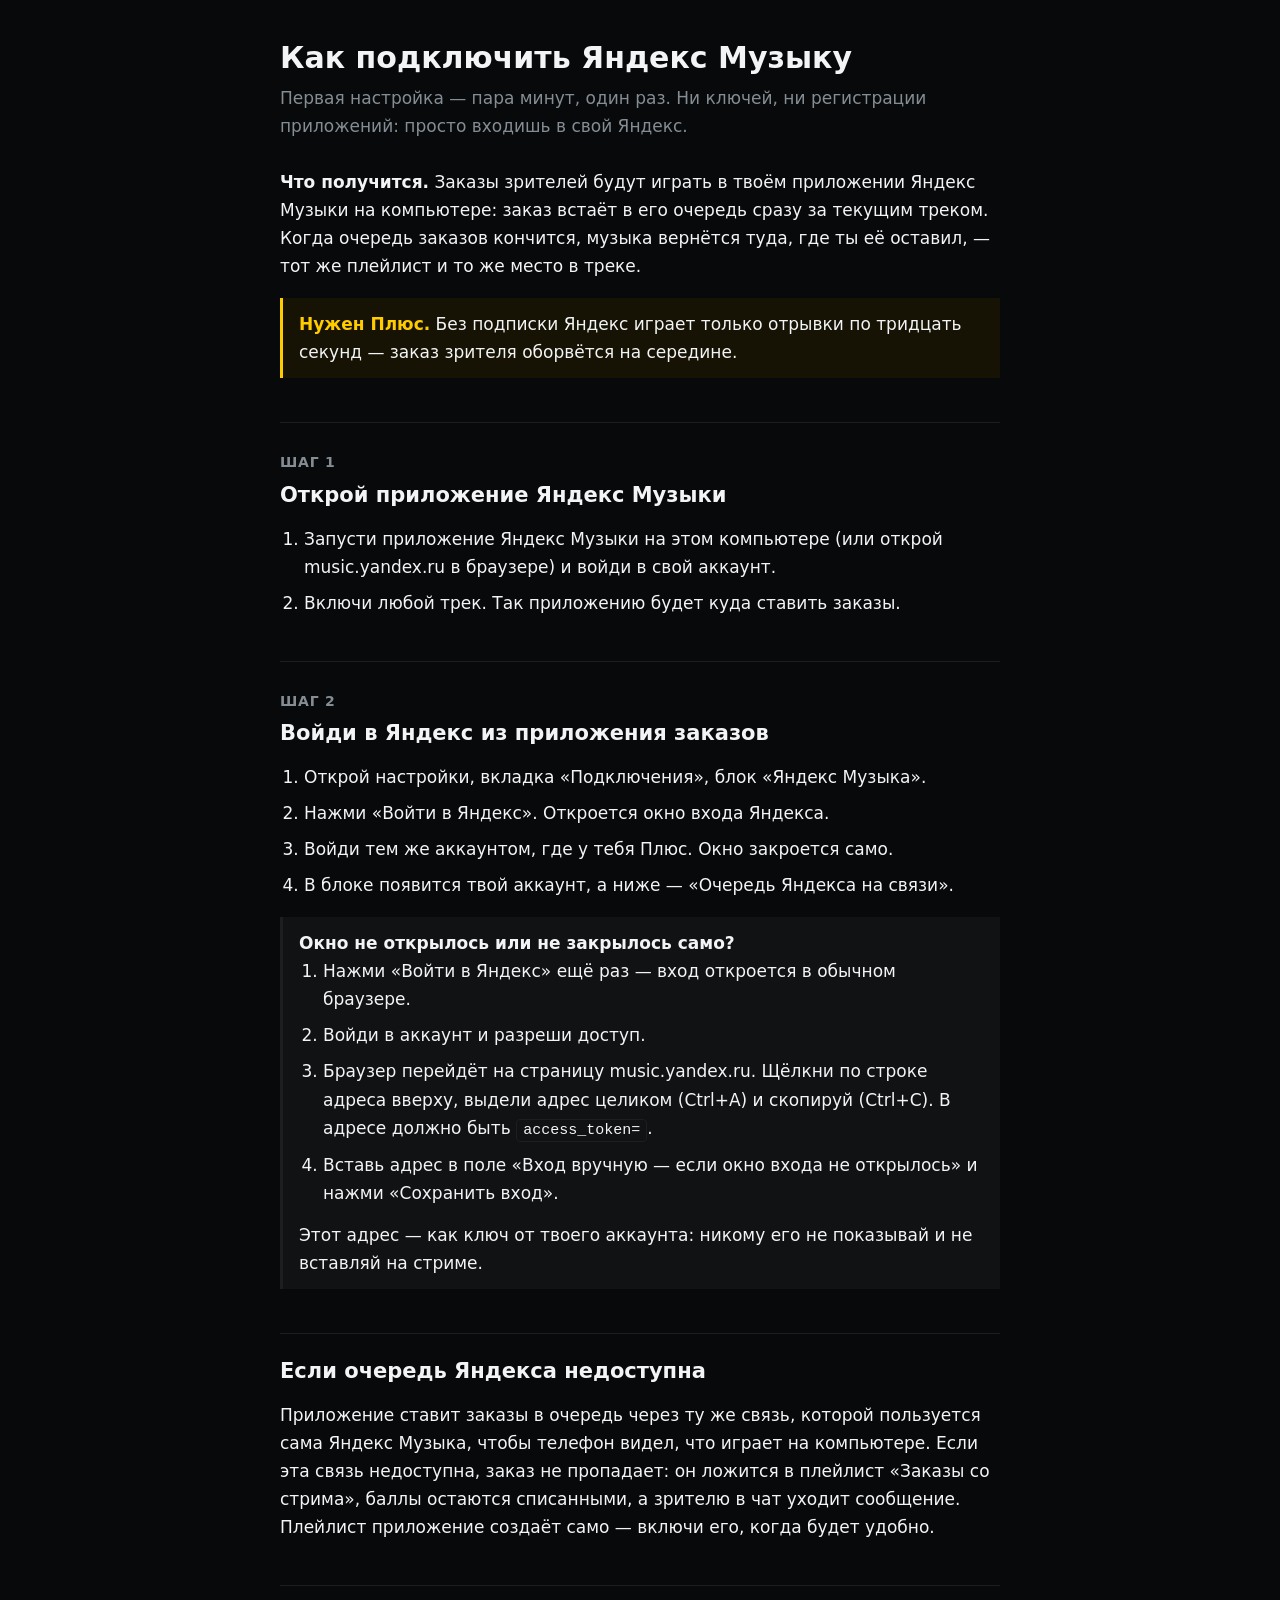
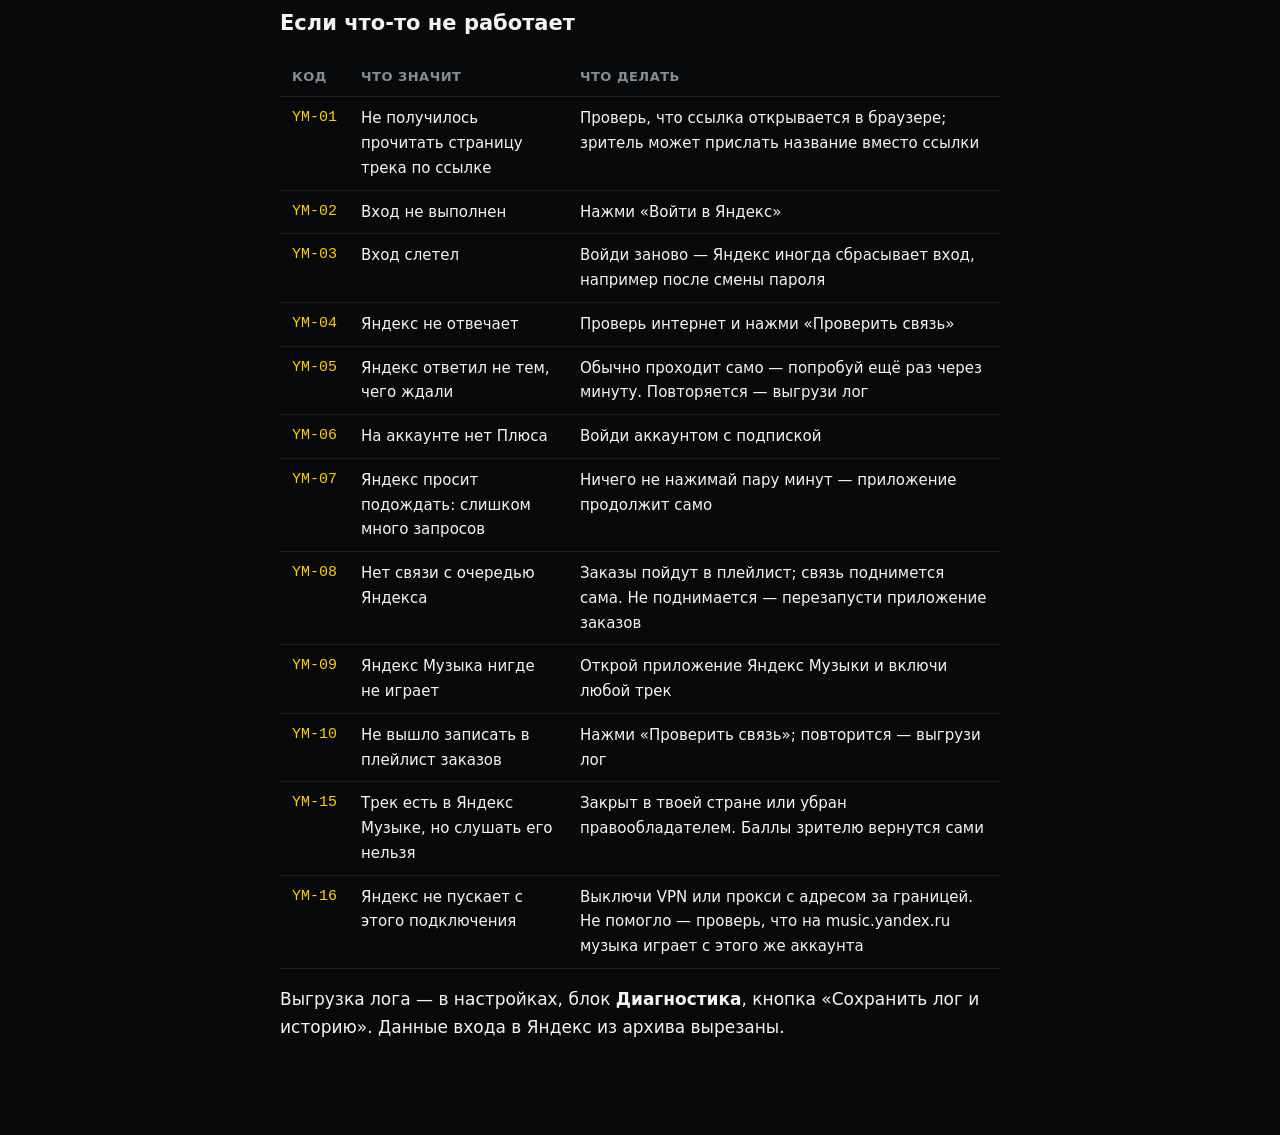
<file: docs/Инструкция-Яндекс.html>
<!doctype html>
<html lang="ru">
<head>
<meta charset="utf-8">
<meta name="viewport" content="width=device-width, initial-scale=1">
<title>Как подключить Яндекс Музыку</title>
<style>
  :root {
    --bg: #08090a; --card: #101214; --line: #1c1f22;
    --text: #f2f4f5; --dim: #858d94; --accent: #ffcc00;
    --bad: #ff4d4d; --ink: #0c0c0c;
  }
  * { box-sizing: border-box; }
  body {
    margin: 0; padding: 40px 20px 80px;
    background: var(--bg); color: var(--text);
    font: 17px/1.65 "Segoe UI", system-ui, sans-serif;
  }
  main { max-width: 720px; margin: 0 auto; }
  h1 { font-size: 30px; line-height: 1.2; margin: 0 0 8px; }
  h2 { font-size: 21px; margin: 44px 0 12px; padding-top: 20px; border-top: 1px solid var(--line); }
  .lead { color: var(--dim); margin: 0 0 28px; }
  p { margin: 0 0 14px; }
  ol, ul { padding-left: 24px; margin: 0 0 14px; }
  li { margin-bottom: 8px; }
  code {
    background: var(--card); border: 1px solid var(--line); border-radius: 4px;
    padding: 2px 6px; font-family: Consolas, "Courier New", monospace; font-size: 15px;
  }
  .copy {
    display: block; background: var(--card); border: 1px solid var(--accent);
    border-radius: 4px; padding: 14px 16px; margin: 14px 0;
    font-family: Consolas, "Courier New", monospace; font-size: 17px;
    color: var(--accent); word-break: break-all; user-select: all;
  }
  .warn, .note {
    border-left: 3px solid var(--accent); background: #161204;
    padding: 12px 16px; margin: 18px 0;
  }
  .note { border-left-color: var(--line); background: var(--card); }
  .warn strong { color: var(--accent); }
  .stop { border-left-color: var(--bad); background: #170808; }
  .stop strong { color: var(--bad); }
  table { border-collapse: collapse; width: 100%; margin: 16px 0; font-size: 15px; }
  th, td { text-align: left; padding: 9px 12px; border-bottom: 1px solid var(--line); vertical-align: top; }
  th { color: var(--dim); font-weight: 600; font-size: 13px; text-transform: uppercase; letter-spacing: .5px; }
  td:first-child { white-space: nowrap; font-family: Consolas, monospace; color: var(--accent); }
  a { color: var(--accent); }
  .step { color: var(--dim); font-size: 14px; letter-spacing: .8px; text-transform: uppercase; }
</style>
</head>
<body>
<main>

<h1>Как подключить Яндекс Музыку</h1>
<p class="lead">Первая настройка — пара минут, один раз. Ни ключей, ни
регистрации приложений: просто входишь в свой Яндекс.</p>

<p><strong>Что получится.</strong> Заказы зрителей будут играть в твоём
приложении Яндекс Музыки на компьютере: заказ встаёт в его очередь сразу за
текущим треком. Когда очередь заказов кончится, музыка вернётся туда, где ты
её оставил, — тот же плейлист и то же место в треке.</p>

<div class="warn"><strong>Нужен Плюс.</strong> Без подписки Яндекс играет
только отрывки по тридцать секунд — заказ зрителя оборвётся на середине.</div>

<h2><span class="step">Шаг 1</span><br>Открой приложение Яндекс Музыки</h2>
<ol>
  <li>Запусти приложение Яндекс Музыки на этом компьютере (или открой
      music.yandex.ru в браузере) и войди в свой аккаунт.</li>
  <li>Включи любой трек. Так приложению будет куда ставить заказы.</li>
</ol>

<h2><span class="step">Шаг 2</span><br>Войди в Яндекс из приложения заказов</h2>
<ol>
  <li>Открой настройки, вкладка «Подключения», блок «Яндекс Музыка».</li>
  <li>Нажми «Войти в Яндекс». Откроется окно входа Яндекса.</li>
  <li>Войди тем же аккаунтом, где у тебя Плюс. Окно закроется само.</li>
  <li>В блоке появится твой аккаунт, а ниже — «Очередь Яндекса на связи».</li>
</ol>

<div class="note"><strong>Окно не открылось или не закрылось само?</strong>
<ol>
  <li>Нажми «Войти в Яндекс» ещё раз — вход откроется в обычном браузере.</li>
  <li>Войди в аккаунт и разреши доступ.</li>
  <li>Браузер перейдёт на страницу music.yandex.ru. Щёлкни по строке адреса
      вверху, выдели адрес целиком (Ctrl+A) и скопируй (Ctrl+C). В адресе
      должно быть <code>access_token=</code>.</li>
  <li>Вставь адрес в поле «Вход вручную — если окно входа не открылось» и нажми
      «Сохранить вход».</li>
</ol>
Этот адрес — как ключ от твоего аккаунта: никому его не показывай и не
вставляй на стриме.</div>

<h2>Если очередь Яндекса недоступна</h2>
<p>Приложение ставит заказы в очередь через ту же связь, которой пользуется
сама Яндекс Музыка, чтобы телефон видел, что играет на компьютере. Если эта
связь недоступна, заказ не пропадает: он ложится в плейлист «Заказы со
стрима», баллы остаются списанными, а зрителю в чат уходит сообщение. Плейлист
приложение создаёт само — включи его, когда будет удобно.</p>

<h2>Если что-то не работает</h2>
<table>
<tr><th>Код</th><th>Что значит</th><th>Что делать</th></tr>
<tr><td>YM-01</td><td>Не получилось прочитать страницу трека по ссылке</td><td>Проверь, что ссылка открывается в браузере; зритель может прислать название вместо ссылки</td></tr>
<tr><td>YM-02</td><td>Вход не выполнен</td><td>Нажми «Войти в Яндекс»</td></tr>
<tr><td>YM-03</td><td>Вход слетел</td><td>Войди заново — Яндекс иногда сбрасывает вход, например после смены пароля</td></tr>
<tr><td>YM-04</td><td>Яндекс не отвечает</td><td>Проверь интернет и нажми «Проверить связь»</td></tr>
<tr><td>YM-05</td><td>Яндекс ответил не тем, чего ждали</td><td>Обычно проходит само — попробуй ещё раз через минуту. Повторяется — выгрузи лог</td></tr>
<tr><td>YM-06</td><td>На аккаунте нет Плюса</td><td>Войди аккаунтом с подпиской</td></tr>
<tr><td>YM-07</td><td>Яндекс просит подождать: слишком много запросов</td><td>Ничего не нажимай пару минут — приложение продолжит само</td></tr>
<tr><td>YM-08</td><td>Нет связи с очередью Яндекса</td><td>Заказы пойдут в плейлист; связь поднимется сама. Не поднимается — перезапусти приложение заказов</td></tr>
<tr><td>YM-09</td><td>Яндекс Музыка нигде не играет</td><td>Открой приложение Яндекс Музыки и включи любой трек</td></tr>
<tr><td>YM-10</td><td>Не вышло записать в плейлист заказов</td><td>Нажми «Проверить связь»; повторится — выгрузи лог</td></tr>
<tr><td>YM-15</td><td>Трек есть в Яндекс Музыке, но слушать его нельзя</td><td>Закрыт в твоей стране или убран правообладателем. Баллы зрителю вернутся сами</td></tr>
<tr><td>YM-16</td><td>Яндекс не пускает с этого подключения</td><td>Выключи VPN или прокси с адресом за границей. Не помогло — проверь, что на music.yandex.ru музыка играет с этого же аккаунта</td></tr>
</table>

<p>Выгрузка лога — в настройках, блок <strong>Диагностика</strong>, кнопка
«Сохранить лог и историю». Данные входа в Яндекс из архива вырезаны.</p>

</main>
</body>
</html>
</file>
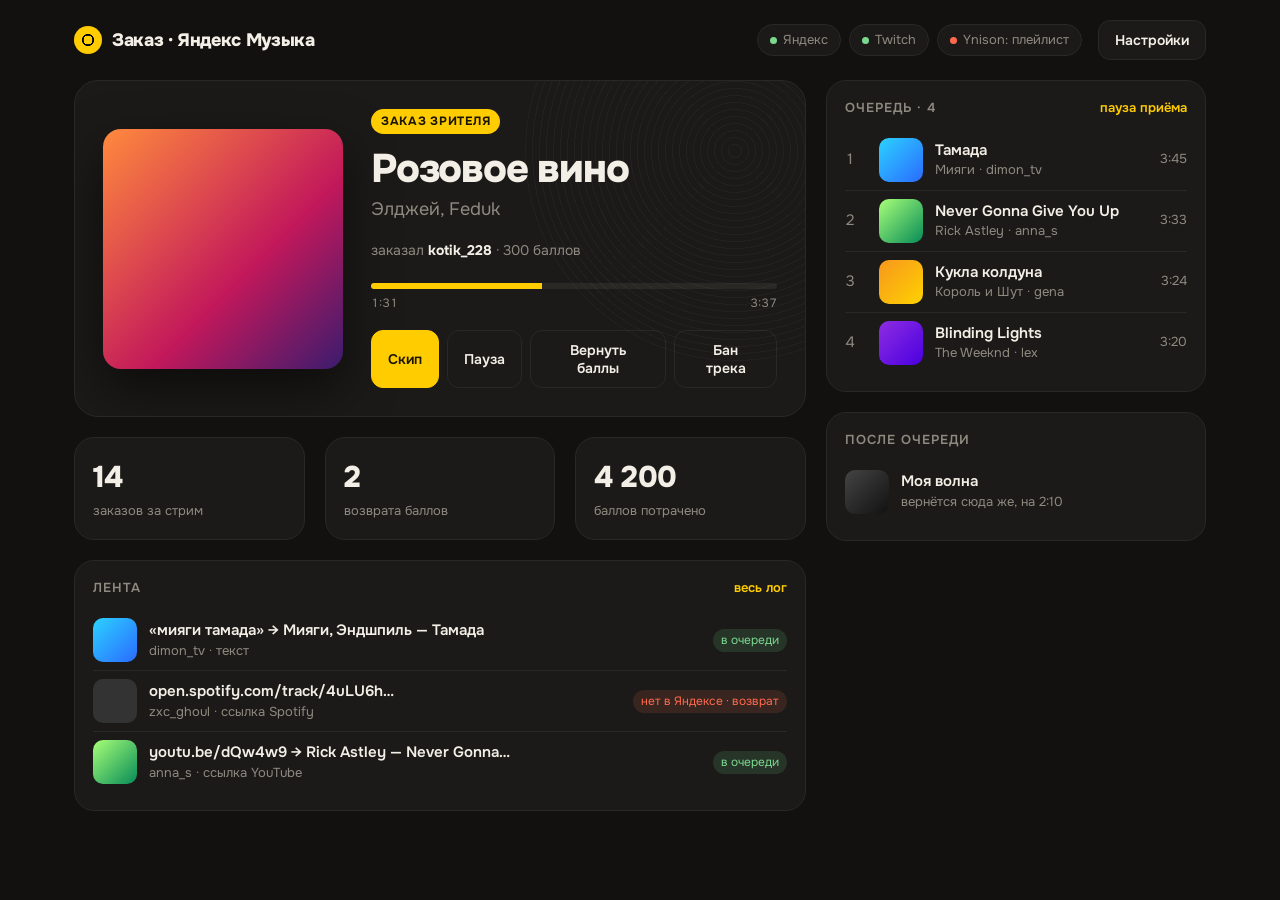
<file: docs/design/a-plast.html>
<!doctype html>
<html lang="ru">
<head>
<meta charset="utf-8">
<meta name="viewport" content="width=device-width, initial-scale=1">
<title>A · Пласт</title>
<link rel="preconnect" href="https://fonts.googleapis.com">
<link href="https://fonts.googleapis.com/css2?family=Onest:wght@400;500;600;800&display=swap" rel="stylesheet">
<style>
:root{
  --bg:#121110; --panel:#1b1a18; --line:#2a2825; --text:#f3efe6; --dim:#8f8a80;
  --acc:#ffcc00; --acc-ink:#1a1400; --bad:#ff6a4d; --ok:#7bd88f;
}
*{box-sizing:border-box;margin:0}
body{background:var(--bg);color:var(--text);font:15px/1.45 Onest,system-ui,sans-serif;min-height:100vh}
.app{max-width:1180px;margin:0 auto;padding:20px 24px 40px;display:grid;grid-template-columns:1fr 380px;gap:20px}
header{grid-column:1/-1;display:flex;align-items:center;gap:16px}
.logo{display:flex;align-items:center;gap:10px;font-weight:800;font-size:18px;letter-spacing:-.02em}
.logo i{width:28px;height:28px;border-radius:50%;background:radial-gradient(circle,var(--acc) 0 22%,#000 23% 30%,var(--acc) 31%);display:block}
.conns{margin-left:auto;display:flex;gap:8px}
.chip{display:flex;align-items:center;gap:6px;padding:6px 12px;border-radius:99px;background:var(--panel);border:1px solid var(--line);font-size:13px;color:var(--dim)}
.chip b{width:7px;height:7px;border-radius:50%;background:var(--ok)}
.chip.warn b{background:var(--bad)}
.btn{border:0;border-radius:12px;padding:10px 16px;font:600 14px Onest;cursor:pointer;background:var(--panel);color:var(--text);border:1px solid var(--line)}
.btn.acc{background:var(--acc);color:var(--acc-ink);border-color:var(--acc)}

.stage{background:var(--panel);border:1px solid var(--line);border-radius:24px;padding:28px;display:grid;grid-template-columns:240px 1fr;gap:28px;align-items:center;position:relative;overflow:hidden}
.stage::after{content:"";position:absolute;right:-140px;top:-140px;width:420px;height:420px;border-radius:50%;
  background:repeating-radial-gradient(circle,#0000 0 6px,#ffffff08 6px 7px);pointer-events:none}
.cover{width:240px;height:240px;border-radius:18px;background:linear-gradient(135deg,#ff8a3d,#c2185b 60%,#3b1c6e);box-shadow:0 20px 50px #0008}
.tag{display:inline-block;background:var(--acc);color:var(--acc-ink);font-weight:700;font-size:12px;padding:4px 10px;border-radius:99px;text-transform:uppercase;letter-spacing:.06em}
.title{font-size:40px;font-weight:800;letter-spacing:-.03em;line-height:1.05;margin:14px 0 6px}
.artist{font-size:18px;color:var(--dim)}
.by{margin-top:18px;font-size:14px;color:var(--dim)}
.by b{color:var(--text)}
.bar{margin-top:22px;height:6px;border-radius:9px;background:var(--line);overflow:hidden}
.bar i{display:block;height:100%;width:42%;background:var(--acc)}
.time{display:flex;justify-content:space-between;font-size:12px;color:var(--dim);margin-top:6px;font-variant-numeric:tabular-nums}
.ctrls{display:flex;gap:8px;margin-top:18px}

.side{display:flex;flex-direction:column;gap:20px}
.card{background:var(--panel);border:1px solid var(--line);border-radius:20px;padding:18px}
.card h3{font-size:13px;text-transform:uppercase;letter-spacing:.08em;color:var(--dim);font-weight:600;display:flex;justify-content:space-between;margin-bottom:12px}
.card h3 a{color:var(--acc);text-decoration:none;text-transform:none;letter-spacing:0}
.q{display:grid;grid-template-columns:22px 44px 1fr auto;gap:12px;align-items:center;padding:8px 0;border-top:1px solid var(--line)}
.q:first-of-type{border-top:0}
.q .n{color:var(--dim);font-variant-numeric:tabular-nums}
.q .c{width:44px;height:44px;border-radius:10px}
.q .t{font-weight:600;white-space:nowrap;overflow:hidden;text-overflow:ellipsis}
.q .s{font-size:13px;color:var(--dim)}
.q .d{font-size:13px;color:var(--dim)}
.feed .q{grid-template-columns:44px 1fr auto}
.pill{font-size:12px;padding:3px 8px;border-radius:99px;background:#ff6a4d22;color:var(--bad)}
.pill.ok{background:#7bd88f22;color:var(--ok)}
.main{display:flex;flex-direction:column;gap:20px}
.stats{display:grid;grid-template-columns:repeat(3,1fr);gap:20px}
.stat{background:var(--panel);border:1px solid var(--line);border-radius:20px;padding:18px}
.stat b{font-size:30px;font-weight:800;display:block;letter-spacing:-.02em}
.stat span{color:var(--dim);font-size:13px}
@media (max-width:900px){.app{grid-template-columns:1fr}.stage{grid-template-columns:1fr}.cover{width:100%;height:auto;aspect-ratio:1}}
</style>
</head>
<body>
<div class="app">
  <header>
    <div class="logo"><i></i>Заказ · Яндекс Музыка</div>
    <div class="conns">
      <span class="chip"><b></b>Яндекс</span>
      <span class="chip"><b></b>Twitch</span>
      <span class="chip warn"><b></b>Ynison: плейлист</span>
    </div>
    <button class="btn">Настройки</button>
  </header>

  <div class="main">
    <section class="stage">
      <div class="cover"></div>
      <div>
        <span class="tag">Заказ зрителя</span>
        <div class="title">Розовое вино</div>
        <div class="artist">Элджей, Feduk</div>
        <div class="by">заказал <b>kotik_228</b> · 300 баллов</div>
        <div class="bar"><i></i></div>
        <div class="time"><span>1:31</span><span>3:37</span></div>
        <div class="ctrls">
          <button class="btn acc">Скип</button>
          <button class="btn">Пауза</button>
          <button class="btn">Вернуть баллы</button>
          <button class="btn">Бан трека</button>
        </div>
      </div>
    </section>
    <div class="stats">
      <div class="stat"><b>14</b><span>заказов за стрим</span></div>
      <div class="stat"><b>2</b><span>возврата баллов</span></div>
      <div class="stat"><b>4 200</b><span>баллов потрачено</span></div>
    </div>
    <section class="card feed">
      <h3>Лента <a href="#">весь лог</a></h3>
      <div class="q"><div class="c" style="background:linear-gradient(135deg,#2bd2ff,#2b6bff)"></div><div><div class="t">«мияги тамада» → Мияги, Эндшпиль — Тамада</div><div class="s">dimon_tv · текст</div></div><span class="pill ok">в очереди</span></div>
      <div class="q"><div class="c" style="background:#333"></div><div><div class="t">open.spotify.com/track/4uLU6h…</div><div class="s">zxc_ghoul · ссылка Spotify</div></div><span class="pill">нет в Яндексе · возврат</span></div>
      <div class="q"><div class="c" style="background:linear-gradient(135deg,#a8ff78,#078c58)"></div><div><div class="t">youtu.be/dQw4w9 → Rick Astley — Never Gonna…</div><div class="s">anna_s · ссылка YouTube</div></div><span class="pill ok">в очереди</span></div>
    </section>
  </div>

  <aside class="side">
    <section class="card">
      <h3>Очередь · 4 <a href="#">пауза приёма</a></h3>
      <div class="q"><span class="n">1</span><div class="c" style="background:linear-gradient(135deg,#2bd2ff,#2b6bff)"></div><div><div class="t">Тамада</div><div class="s">Мияги · dimon_tv</div></div><span class="d">3:45</span></div>
      <div class="q"><span class="n">2</span><div class="c" style="background:linear-gradient(135deg,#a8ff78,#078c58)"></div><div><div class="t">Never Gonna Give You Up</div><div class="s">Rick Astley · anna_s</div></div><span class="d">3:33</span></div>
      <div class="q"><span class="n">3</span><div class="c" style="background:linear-gradient(135deg,#f7971e,#ffd200)"></div><div><div class="t">Кукла колдуна</div><div class="s">Король и Шут · gena</div></div><span class="d">3:24</span></div>
      <div class="q"><span class="n">4</span><div class="c" style="background:linear-gradient(135deg,#8e2de2,#4a00e0)"></div><div><div class="t">Blinding Lights</div><div class="s">The Weeknd · lex</div></div><span class="d">3:20</span></div>
    </section>
    <section class="card">
      <h3>После очереди</h3>
      <div class="q" style="grid-template-columns:44px 1fr"><div class="c" style="background:linear-gradient(135deg,#444,#111)"></div><div><div class="t">Моя волна</div><div class="s">вернётся сюда же, на 2:10</div></div></div>
    </section>
  </aside>
</div>
</body>
</html>
</file>
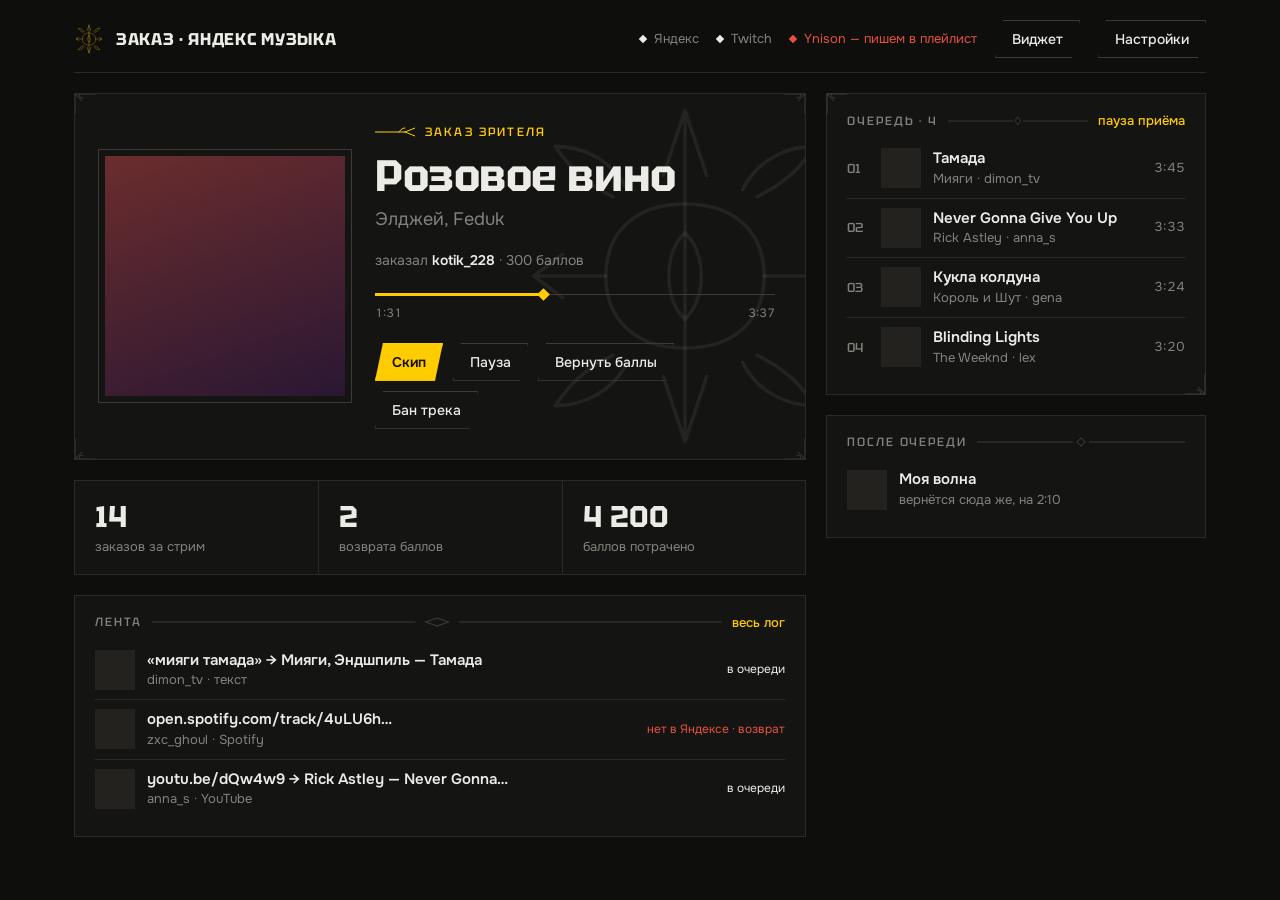
<file: docs/design/a2-sigil.html>
<!doctype html>
<html lang="ru">
<head>
<meta charset="utf-8">
<meta name="viewport" content="width=device-width, initial-scale=1">
<title>A2 · Сигил</title>
<link rel="preconnect" href="https://fonts.googleapis.com">
<link href="https://fonts.googleapis.com/css2?family=Tektur:wght@500;700&family=Onest:wght@400;500;600&display=swap" rel="stylesheet">
<style>
:root{
  --bg:#0e0e0d; --panel:#141413; --line:#2b2a27; --line2:#3d3b37;
  --text:#ecebe6; --dim:#85827b; --acc:#ffcc00; --bad:#e5533d;
}
*{box-sizing:border-box;margin:0}
body{background:var(--bg);color:var(--text);font:15px/1.45 Onest,system-ui,sans-serif;min-height:100vh}
svg.s{fill:none;stroke:currentColor;stroke-width:1;stroke-linecap:round;stroke-linejoin:round}

.app{max-width:1180px;margin:0 auto;padding:20px 24px 48px;display:grid;grid-template-columns:1fr 380px;gap:20px}
header{grid-column:1/-1;display:flex;align-items:center;gap:18px;padding-bottom:14px;border-bottom:1px solid var(--line)}
.logo{display:flex;align-items:center;gap:12px;font:700 17px Tektur;letter-spacing:.04em;text-transform:uppercase}
.logo svg{width:30px;height:30px;color:var(--acc)}
.conns{margin-left:auto;display:flex;gap:18px;font-size:13px;color:var(--dim)}
.conns span::before{content:"";display:inline-block;width:6px;height:6px;transform:rotate(45deg);background:var(--text);margin-right:8px;vertical-align:1px}
.conns .w{color:var(--bad)}.conns .w::before{background:var(--bad)}
.btn{background:none;color:var(--text);border:1px solid var(--line2);padding:9px 16px;font:500 14px Onest;cursor:pointer;clip-path:polygon(8px 0,100% 0,calc(100% - 8px) 100%,0 100%)}
.btn:hover{border-color:var(--text)}
.btn.acc{background:var(--acc);color:#141000;border-color:var(--acc);font-weight:600}

.frame{position:relative;border:1px solid var(--line);background:var(--panel)}
.frame>.k{position:absolute;width:22px;height:22px;color:var(--line2)}
.k.tl{left:-1px;top:-1px}.k.tr{right:-1px;top:-1px;transform:scaleX(-1)}
.k.bl{left:-1px;bottom:-1px;transform:scaleY(-1)}.k.br{right:-1px;bottom:-1px;transform:scale(-1)}

.main{display:flex;flex-direction:column;gap:20px}
.stage{padding:30px;display:grid;grid-template-columns:240px 1fr;gap:30px;align-items:center;overflow:hidden}
.stage .orn{position:absolute;right:-60px;top:50%;width:360px;height:360px;transform:translateY(-50%);color:#ffffff10;pointer-events:none}
.cover{width:240px;height:240px;background:#1f1d1a;position:relative;outline:1px solid var(--line2);outline-offset:6px}
.cover span{position:absolute;inset:0;background:linear-gradient(160deg,#6b2d2d,#2a1733);mix-blend-mode:normal}
.tag{font:500 12px Tektur;letter-spacing:.18em;text-transform:uppercase;color:var(--acc);display:flex;align-items:center;gap:10px}
.tag svg{width:40px;height:10px}
.title{font:700 44px/1 Tektur;letter-spacing:-.01em;margin:14px 0 8px}
.artist{font-size:18px;color:var(--dim)}
.by{margin-top:18px;font-size:14px;color:var(--dim)}.by b{color:var(--text);font-weight:600}
.bar{margin-top:24px;position:relative;height:1px;background:var(--line2)}
.bar i{position:absolute;left:0;top:-1px;height:3px;width:42%;background:var(--acc)}
.bar i::after{content:"";position:absolute;right:-5px;top:-3px;width:9px;height:9px;background:var(--acc);transform:rotate(45deg)}
.time{display:flex;justify-content:space-between;font-size:12px;color:var(--dim);margin-top:10px;font-variant-numeric:tabular-nums}
.ctrls{display:flex;gap:10px;margin-top:20px;flex-wrap:wrap}

.stats{display:grid;grid-template-columns:repeat(3,1fr)}
.stat{padding:16px 20px;border-left:1px solid var(--line)}.stat:first-child{border-left:0}
.stat b{font:700 30px Tektur;display:block}.stat span{color:var(--dim);font-size:13px}

.card{padding:18px 20px}
.card h3{font:500 12px Tektur;text-transform:uppercase;letter-spacing:.16em;color:var(--dim);display:flex;align-items:center;gap:10px;margin-bottom:10px}
.card h3 .ln{flex:1;height:10px;color:var(--line2)}
.card h3 a{color:var(--acc);text-decoration:none;text-transform:none;letter-spacing:0;font:500 13px Onest}
.q{display:grid;grid-template-columns:22px 40px 1fr auto;gap:12px;align-items:center;padding:9px 0;border-top:1px solid var(--line)}
.q:first-of-type{border-top:0}
.q .n{color:var(--dim);font:500 13px Tektur}
.q .c{width:40px;height:40px;background:#24221f}
.q .t{font-weight:600;white-space:nowrap;overflow:hidden;text-overflow:ellipsis}
.q .s{font-size:13px;color:var(--dim)}
.q .d{font-size:13px;color:var(--dim);font-variant-numeric:tabular-nums}
.feed .q{grid-template-columns:40px 1fr auto}
.st{font-size:12px;color:var(--text);white-space:nowrap}
.st.no{color:var(--bad)}
.side{display:flex;flex-direction:column;gap:20px}
@media (max-width:900px){.app{grid-template-columns:1fr}.stage{grid-template-columns:1fr}.cover{width:100%;height:auto;aspect-ratio:1}}
</style>
</head>
<body>
<svg width="0" height="0" style="position:absolute">
  <defs>
    <!-- уголок рамки: тонкий шип -->
    <symbol id="corner" viewBox="0 0 22 22"><path d="M1 21V1h20M1 1l7 7M5 1c0 3 1 4 4 4" /></symbol>
    <!-- разделитель с ромбом -->
    <symbol id="rule" viewBox="0 0 200 10" preserveAspectRatio="none"><path d="M0 5h92M108 5h92M100 1l4 4-4 4-4-4z"/></symbol>
    <symbol id="thorn" viewBox="0 0 40 10"><path d="M0 5h30M30 5l10-4M30 5l10 4M24 5c2-3 4-4 6-4"/></symbol>
    <!-- сам сигил -->
    <symbol id="sigil" viewBox="0 0 100 100">
      <path d="M50 4v92M50 4l-6 18M50 4l6 18M50 96l-6-18M50 96l6-18"/>
      <path d="M50 30c-14 0-22 8-22 20s8 20 22 20 22-8 22-20-8-20-22-20z"/>
      <path d="M28 50H8M72 50h20M8 50l8-6M8 50l8 6M92 50l-8-6M92 50l-8 6"/>
      <path d="M50 38c-6 6-6 18 0 24 6-6 6-18 0-24z"/>
      <path d="M34 26c-4-8-12-12-20-12 4 6 8 10 16 14M66 26c4-8 12-12 20-12-4 6-8 10-16 14M34 74c-4 8-12 12-20 12 4-6 8-10 16-14M66 74c4 8 12 12 20 12-4-6-8-10-16-14"/>
    </symbol>
  </defs>
</svg>

<div class="app">
  <header>
    <div class="logo"><svg class="s"><use href="#sigil"/></svg>Заказ · Яндекс Музыка</div>
    <div class="conns"><span>Яндекс</span><span>Twitch</span><span class="w">Ynison — пишем в плейлист</span></div>
    <button class="btn">Виджет</button>
    <button class="btn">Настройки</button>
  </header>

  <div class="main">
    <section class="frame stage">
      <svg class="k tl s"><use href="#corner"/></svg><svg class="k tr s"><use href="#corner"/></svg>
      <svg class="k bl s"><use href="#corner"/></svg><svg class="k br s"><use href="#corner"/></svg>
      <svg class="orn s"><use href="#sigil"/></svg>
      <div class="cover"><span></span></div>
      <div>
        <div class="tag"><svg class="s"><use href="#thorn"/></svg>заказ зрителя</div>
        <div class="title">Розовое вино</div>
        <div class="artist">Элджей, Feduk</div>
        <div class="by">заказал <b>kotik_228</b> · 300 баллов</div>
        <div class="bar"><i></i></div>
        <div class="time"><span>1:31</span><span>3:37</span></div>
        <div class="ctrls">
          <button class="btn acc">Скип</button><button class="btn">Пауза</button>
          <button class="btn">Вернуть баллы</button><button class="btn">Бан трека</button>
        </div>
      </div>
    </section>

    <section class="frame stats">
      <div class="stat"><b>14</b><span>заказов за стрим</span></div>
      <div class="stat"><b>2</b><span>возврата баллов</span></div>
      <div class="stat"><b>4 200</b><span>баллов потрачено</span></div>
    </section>

    <section class="frame card feed">
      <h3>Лента<svg class="ln s"><use href="#rule"/></svg><a href="#">весь лог</a></h3>
      <div class="q"><div class="c"></div><div><div class="t">«мияги тамада» → Мияги, Эндшпиль — Тамада</div><div class="s">dimon_tv · текст</div></div><span class="st">в очереди</span></div>
      <div class="q"><div class="c"></div><div><div class="t">open.spotify.com/track/4uLU6h…</div><div class="s">zxc_ghoul · Spotify</div></div><span class="st no">нет в Яндексе · возврат</span></div>
      <div class="q"><div class="c"></div><div><div class="t">youtu.be/dQw4w9 → Rick Astley — Never Gonna…</div><div class="s">anna_s · YouTube</div></div><span class="st">в очереди</span></div>
    </section>
  </div>

  <aside class="side">
    <section class="frame card">
      <svg class="k tl s"><use href="#corner"/></svg><svg class="k br s"><use href="#corner"/></svg>
      <h3>Очередь · 4<svg class="ln s"><use href="#rule"/></svg><a href="#">пауза приёма</a></h3>
      <div class="q"><span class="n">01</span><div class="c"></div><div><div class="t">Тамада</div><div class="s">Мияги · dimon_tv</div></div><span class="d">3:45</span></div>
      <div class="q"><span class="n">02</span><div class="c"></div><div><div class="t">Never Gonna Give You Up</div><div class="s">Rick Astley · anna_s</div></div><span class="d">3:33</span></div>
      <div class="q"><span class="n">03</span><div class="c"></div><div><div class="t">Кукла колдуна</div><div class="s">Король и Шут · gena</div></div><span class="d">3:24</span></div>
      <div class="q"><span class="n">04</span><div class="c"></div><div><div class="t">Blinding Lights</div><div class="s">The Weeknd · lex</div></div><span class="d">3:20</span></div>
    </section>
    <section class="frame card">
      <h3>После очереди<svg class="ln s"><use href="#rule"/></svg></h3>
      <div class="q" style="grid-template-columns:40px 1fr"><div class="c"></div><div><div class="t">Моя волна</div><div class="s">вернётся сюда же, на 2:10</div></div></div>
    </section>
  </aside>
</div>
</body>
</html>
</file>
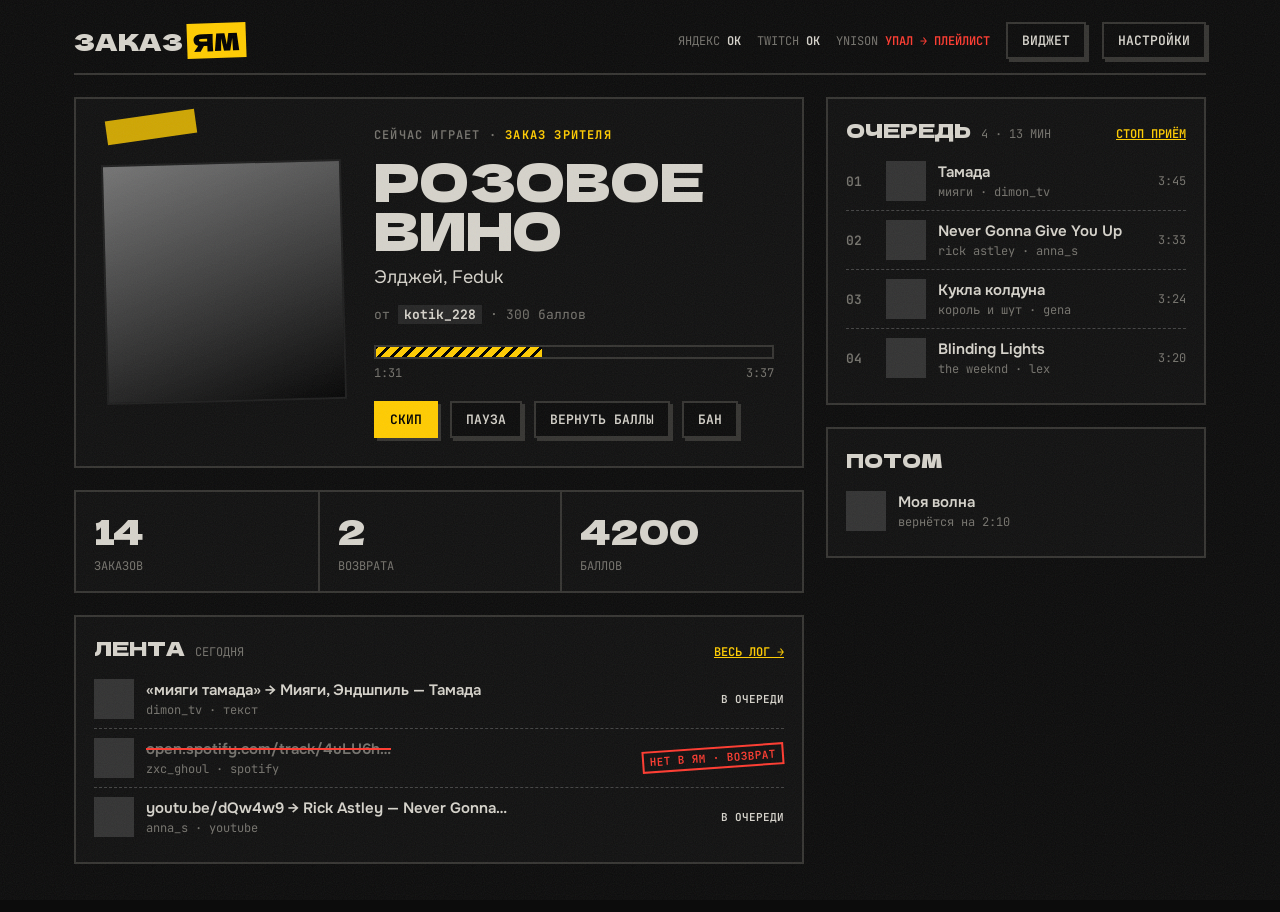
<file: docs/design/a3-nefor.html>
<!doctype html>
<html lang="ru">
<head>
<meta charset="utf-8">
<meta name="viewport" content="width=device-width, initial-scale=1">
<title>A3 · Нефор</title>
<link rel="preconnect" href="https://fonts.googleapis.com">
<link href="https://fonts.googleapis.com/css2?family=Dela+Gothic+One&family=JetBrains+Mono:wght@400;600&family=Onest:wght@400;500;600&display=swap" rel="stylesheet">
<style>
:root{
  --bg:#0c0c0c; --panel:#111; --line:#363532; --text:#d6d3cb; --dim:#75736d; --mute:#262626;
  --acc:#ffcc00; --bad:#ff3b30;
}
*{box-sizing:border-box;margin:0}
body{background:var(--bg);color:var(--text);font:15px/1.45 Onest,system-ui,sans-serif;min-height:100vh;position:relative}
/* зерно ксерокопии */
body::before{content:"";position:fixed;inset:0;pointer-events:none;opacity:.07;z-index:5;
  background-image:url("data:image/svg+xml,%3Csvg xmlns='http://www.w3.org/2000/svg' width='160' height='160'%3E%3Cfilter id='n'%3E%3CfeTurbulence type='fractalNoise' baseFrequency='.9' numOctaves='2'/%3E%3C/filter%3E%3Crect width='100%25' height='100%25' filter='url(%23n)'/%3E%3C/svg%3E")}
.mono{font-family:"JetBrains Mono",monospace}

.app{max-width:1180px;margin:0 auto;padding:22px 24px 48px;display:grid;grid-template-columns:1fr 380px;gap:22px}
header{grid-column:1/-1;display:flex;align-items:center;gap:16px;border-bottom:2px solid var(--line);padding-bottom:14px}
.logo{font:24px "Dela Gothic One";text-transform:uppercase;letter-spacing:-.01em}
.logo em{font-style:normal;background:var(--acc);color:#000;padding:0 6px;margin-left:4px;display:inline-block;transform:rotate(-2deg)}
.conns{margin-left:auto;display:flex;gap:16px;font:12px "JetBrains Mono";text-transform:uppercase;color:var(--dim)}
.conns b{color:var(--text);font-weight:600}
.conns .w b{color:var(--bad)}
.btn{background:var(--bg);color:var(--text);border:2px solid var(--line);padding:8px 14px;font:600 13px "JetBrains Mono";text-transform:uppercase;cursor:pointer;box-shadow:3px 3px 0 var(--line);transition:transform .05s}
.btn:active{transform:translate(3px,3px);box-shadow:none}
.btn.acc{background:var(--acc);color:#000;border-color:var(--acc);box-shadow:3px 3px 0 var(--line)}

.box{border:2px solid var(--line);background:var(--panel)}
.main{display:flex;flex-direction:column;gap:22px}
.stage{padding:28px;display:grid;grid-template-columns:240px 1fr;gap:30px;align-items:center;position:relative}
.cover{width:240px;height:240px;background:#2b2b2b;filter:grayscale(1) contrast(1.3);position:relative;transform:rotate(-1.5deg);border:2px solid var(--line)}
.cover::after{content:"";position:absolute;inset:0;background:linear-gradient(160deg,#777,#222)}
.tape{position:absolute;left:30px;top:16px;width:90px;height:24px;background:#ffcc00cc;transform:rotate(-8deg);z-index:2}
.tag{font:600 12px "JetBrains Mono";text-transform:uppercase;letter-spacing:.1em;color:var(--dim)}
.tag b{color:var(--acc)}
.title{font:52px/.95 "Dela Gothic One";text-transform:uppercase;margin:12px 0 10px;letter-spacing:-.01em}
.artist{font-size:18px}
.by{margin-top:16px;font:13px "JetBrains Mono";color:var(--dim)}.by b{color:var(--text);background:var(--mute);padding:1px 6px}
.bar{margin-top:22px;height:14px;border:2px solid var(--line);position:relative}
.bar i{position:absolute;left:0;top:0;bottom:0;width:42%;background:repeating-linear-gradient(-45deg,var(--acc) 0 6px,#000 6px 9px)}
.time{display:flex;justify-content:space-between;font:12px "JetBrains Mono";color:var(--dim);margin-top:6px}
.ctrls{display:flex;gap:12px;margin-top:20px;flex-wrap:wrap}

.stats{display:grid;grid-template-columns:repeat(3,1fr)}
.stat{padding:14px 18px;border-left:2px solid var(--line)}.stat:first-child{border-left:0}
.stat b{font:34px "Dela Gothic One";display:block}.stat span{font:12px "JetBrains Mono";color:var(--dim);text-transform:uppercase}

.card{padding:16px 18px}
.card h3{font:20px "Dela Gothic One";text-transform:uppercase;display:flex;align-items:baseline;gap:10px;margin-bottom:8px}
.card h3 small{font:12px "JetBrains Mono";color:var(--dim);text-transform:uppercase}
.card h3 a{margin-left:auto;font:600 12px "JetBrains Mono";color:var(--acc);text-transform:uppercase}
.q{display:grid;grid-template-columns:28px 40px 1fr auto;gap:12px;align-items:center;padding:9px 0;border-top:1px dashed #444}
.q:first-of-type{border-top:0}
.q .n{font:600 13px "JetBrains Mono";color:var(--dim)}
.q .c{width:40px;height:40px;background:#333;filter:grayscale(1)}
.q .t{font-weight:600;white-space:nowrap;overflow:hidden;text-overflow:ellipsis}
.q .s{font:12px "JetBrains Mono";color:var(--dim)}
.q .d{font:12px "JetBrains Mono";color:var(--dim)}
.feed .q{grid-template-columns:40px 1fr auto}
.q.rej .t{text-decoration:line-through;text-decoration-color:var(--bad);text-decoration-thickness:2px;color:var(--dim)}
.stamp{font:600 11px "JetBrains Mono";text-transform:uppercase;border:2px solid var(--bad);color:var(--bad);padding:2px 6px;transform:rotate(-4deg);white-space:nowrap}
.ok{font:600 11px "JetBrains Mono";text-transform:uppercase;color:var(--text);white-space:nowrap}
.side{display:flex;flex-direction:column;gap:22px}
@media (max-width:900px){.app{grid-template-columns:1fr}.stage{grid-template-columns:1fr}.cover{width:100%;height:auto;aspect-ratio:1}}
</style>
</head>
<body>
<div class="app">
  <header>
    <div class="logo">заказ<em>ЯМ</em></div>
    <div class="conns"><span>яндекс <b>ок</b></span><span>twitch <b>ок</b></span><span class="w">ynison <b>упал → плейлист</b></span></div>
    <button class="btn">Виджет</button>
    <button class="btn">Настройки</button>
  </header>

  <div class="main">
    <section class="box stage">
      <div class="tape"></div>
      <div class="cover"></div>
      <div>
        <div class="tag">сейчас играет · <b>заказ зрителя</b></div>
        <div class="title">Розовое вино</div>
        <div class="artist">Элджей, Feduk</div>
        <div class="by">от <b>kotik_228</b> · 300 баллов</div>
        <div class="bar"><i></i></div>
        <div class="time"><span>1:31</span><span>3:37</span></div>
        <div class="ctrls">
          <button class="btn acc">Скип</button><button class="btn">Пауза</button>
          <button class="btn">Вернуть баллы</button><button class="btn">Бан</button>
        </div>
      </div>
    </section>

    <section class="box stats">
      <div class="stat"><b>14</b><span>заказов</span></div>
      <div class="stat"><b>2</b><span>возврата</span></div>
      <div class="stat"><b>4200</b><span>баллов</span></div>
    </section>

    <section class="box card feed">
      <h3>Лента <small>сегодня</small><a href="#">весь лог →</a></h3>
      <div class="q"><div class="c"></div><div><div class="t">«мияги тамада» → Мияги, Эндшпиль — Тамада</div><div class="s">dimon_tv · текст</div></div><span class="ok">в очереди</span></div>
      <div class="q rej"><div class="c"></div><div><div class="t">open.spotify.com/track/4uLU6h…</div><div class="s">zxc_ghoul · spotify</div></div><span class="stamp">нет в ям · возврат</span></div>
      <div class="q"><div class="c"></div><div><div class="t">youtu.be/dQw4w9 → Rick Astley — Never Gonna…</div><div class="s">anna_s · youtube</div></div><span class="ok">в очереди</span></div>
    </section>
  </div>

  <aside class="side">
    <section class="box card">
      <h3>Очередь <small>4 · 13 мин</small><a href="#">стоп приём</a></h3>
      <div class="q"><span class="n">01</span><div class="c"></div><div><div class="t">Тамада</div><div class="s">мияги · dimon_tv</div></div><span class="d">3:45</span></div>
      <div class="q"><span class="n">02</span><div class="c"></div><div><div class="t">Never Gonna Give You Up</div><div class="s">rick astley · anna_s</div></div><span class="d">3:33</span></div>
      <div class="q"><span class="n">03</span><div class="c"></div><div><div class="t">Кукла колдуна</div><div class="s">король и шут · gena</div></div><span class="d">3:24</span></div>
      <div class="q"><span class="n">04</span><div class="c"></div><div><div class="t">Blinding Lights</div><div class="s">the weeknd · lex</div></div><span class="d">3:20</span></div>
    </section>
    <section class="box card">
      <h3>Потом</h3>
      <div class="q" style="grid-template-columns:40px 1fr"><div class="c"></div><div><div class="t">Моя волна</div><div class="s">вернётся на 2:10</div></div></div>
    </section>
  </aside>
</div>
</body>
</html>
</file>
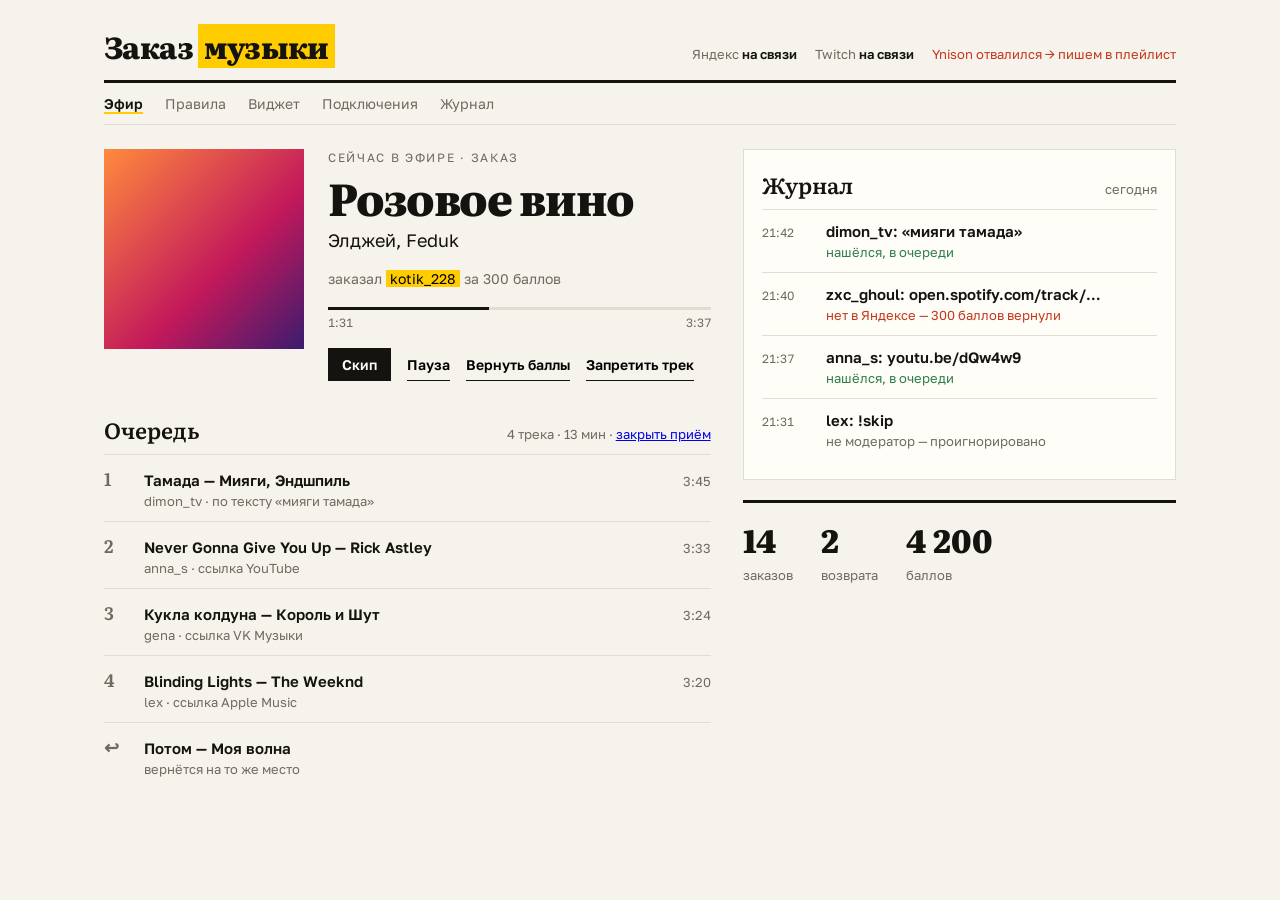
<file: docs/design/b-gazeta.html>
<!doctype html>
<html lang="ru">
<head>
<meta charset="utf-8">
<meta name="viewport" content="width=device-width, initial-scale=1">
<title>B · Газета</title>
<link rel="preconnect" href="https://fonts.googleapis.com">
<link href="https://fonts.googleapis.com/css2?family=Golos+Text:wght@400;500;600&family=Literata:opsz,wght@7..72,600;7..72,800&display=swap" rel="stylesheet">
<style>
:root{--bg:#f6f3ec;--paper:#fffdf8;--ink:#14130f;--dim:#6f6a5f;--line:#e2ddd1;--acc:#ffcc00;--bad:#c4361b;--ok:#2f7d4a}
*{box-sizing:border-box;margin:0}
body{background:var(--bg);color:var(--ink);font:15px/1.5 "Golos Text",system-ui,sans-serif}
.app{max-width:1120px;margin:0 auto;padding:24px}
header{display:flex;align-items:baseline;gap:20px;border-bottom:3px solid var(--ink);padding-bottom:12px}
h1{font:800 30px Literata,serif;letter-spacing:-.02em}
h1 span{background:var(--acc);padding:0 6px}
.status{margin-left:auto;font-size:13px;color:var(--dim);display:flex;gap:18px}
.status b{font-weight:600;color:var(--ink)}
.status .x{color:var(--bad)}
nav{display:flex;gap:22px;padding:10px 0;border-bottom:1px solid var(--line);font-size:14px}
nav a{color:var(--dim);text-decoration:none}nav a.on{color:var(--ink);font-weight:600;box-shadow:inset 0 -2px var(--acc)}
.grid{display:grid;grid-template-columns:1.4fr 1fr;gap:32px;margin-top:24px}
.now{display:grid;grid-template-columns:200px 1fr;gap:24px}
.cover{aspect-ratio:1;background:linear-gradient(135deg,#ff8a3d,#c2185b 60%,#3b1c6e)}
.kicker{font-size:12px;text-transform:uppercase;letter-spacing:.14em;color:var(--dim)}
.title{font:800 44px/1 Literata,serif;letter-spacing:-.03em;margin:8px 0}
.artist{font-size:18px}
.by{margin-top:14px;color:var(--dim);font-size:14px}.by mark{background:var(--acc);padding:0 4px}
.bar{margin-top:18px;height:3px;background:var(--line)}.bar i{display:block;height:100%;width:42%;background:var(--ink)}
.time{display:flex;justify-content:space-between;font-size:12px;color:var(--dim);margin-top:4px;font-variant-numeric:tabular-nums}
.acts{display:flex;gap:16px;margin-top:16px;font-size:14px}
.acts button{background:none;border:0;font:600 14px "Golos Text";cursor:pointer;padding:0;border-bottom:1px solid var(--ink)}
.acts .main{background:var(--ink);color:var(--paper);padding:8px 14px;border:0}
h2{font:600 22px Literata,serif;margin:32px 0 8px;display:flex;justify-content:space-between;align-items:baseline}
h2 small{font:13px "Golos Text";color:var(--dim)}
.row{display:grid;grid-template-columns:28px 1fr auto;gap:12px;padding:10px 0;border-top:1px solid var(--line);align-items:baseline}
.row .n{font:600 18px Literata,serif;color:var(--dim)}
.row .t{font-weight:600}.row .s{font-size:13px;color:var(--dim)}
.row .d{font-size:13px;color:var(--dim);font-variant-numeric:tabular-nums}
.box{background:var(--paper);border:1px solid var(--line);padding:18px}
.box h2{margin-top:0}
.log .row{grid-template-columns:52px 1fr}
.log .tm{font-size:12px;color:var(--dim);font-variant-numeric:tabular-nums}
.no{color:var(--bad);font-size:13px}.yes{color:var(--ok);font-size:13px}
.big{display:flex;gap:28px;margin-top:20px;border-top:3px solid var(--ink);padding-top:12px}
.big div b{font:800 32px Literata,serif;display:block}.big div span{font-size:13px;color:var(--dim)}
@media (max-width:860px){.grid,.now{grid-template-columns:1fr}}
</style>
</head>
<body>
<div class="app">
  <header>
    <h1>Заказ <span>музыки</span></h1>
    <div class="status"><span>Яндекс <b>на связи</b></span><span>Twitch <b>на связи</b></span><span class="x">Ynison отвалился → пишем в плейлист</span></div>
  </header>
  <nav><a class="on" href="#">Эфир</a><a href="#">Правила</a><a href="#">Виджет</a><a href="#">Подключения</a><a href="#">Журнал</a></nav>

  <div class="grid">
    <div>
      <div class="now">
        <div class="cover"></div>
        <div>
          <div class="kicker">Сейчас в эфире · заказ</div>
          <div class="title">Розовое вино</div>
          <div class="artist">Элджей, Feduk</div>
          <div class="by">заказал <mark>kotik_228</mark> за 300 баллов</div>
          <div class="bar"><i></i></div>
          <div class="time"><span>1:31</span><span>3:37</span></div>
          <div class="acts"><button class="main">Скип</button><button>Пауза</button><button>Вернуть баллы</button><button>Запретить трек</button></div>
        </div>
      </div>

      <h2>Очередь <small>4 трека · 13 мин · <a href="#">закрыть приём</a></small></h2>
      <div class="row"><span class="n">1</span><div><div class="t">Тамада — Мияги, Эндшпиль</div><div class="s">dimon_tv · по тексту «мияги тамада»</div></div><span class="d">3:45</span></div>
      <div class="row"><span class="n">2</span><div><div class="t">Never Gonna Give You Up — Rick Astley</div><div class="s">anna_s · ссылка YouTube</div></div><span class="d">3:33</span></div>
      <div class="row"><span class="n">3</span><div><div class="t">Кукла колдуна — Король и Шут</div><div class="s">gena · ссылка VK Музыки</div></div><span class="d">3:24</span></div>
      <div class="row"><span class="n">4</span><div><div class="t">Blinding Lights — The Weeknd</div><div class="s">lex · ссылка Apple Music</div></div><span class="d">3:20</span></div>
      <div class="row"><span class="n">↩</span><div><div class="t">Потом — Моя волна</div><div class="s">вернётся на то же место</div></div><span class="d"></span></div>
    </div>

    <div>
      <div class="box log">
        <h2>Журнал <small>сегодня</small></h2>
        <div class="row"><span class="tm">21:42</span><div><div class="t">dimon_tv: «мияги тамада»</div><div class="yes">нашёлся, в очереди</div></div></div>
        <div class="row"><span class="tm">21:40</span><div><div class="t">zxc_ghoul: open.spotify.com/track/…</div><div class="no">нет в Яндексе — 300 баллов вернули</div></div></div>
        <div class="row"><span class="tm">21:37</span><div><div class="t">anna_s: youtu.be/dQw4w9</div><div class="yes">нашёлся, в очереди</div></div></div>
        <div class="row"><span class="tm">21:31</span><div><div class="t">lex: !skip</div><div class="s">не модератор — проигнорировано</div></div></div>
      </div>
      <div class="big">
        <div><b>14</b><span>заказов</span></div>
        <div><b>2</b><span>возврата</span></div>
        <div><b>4 200</b><span>баллов</span></div>
      </div>
    </div>
  </div>
</div>
</body>
</html>
</file>
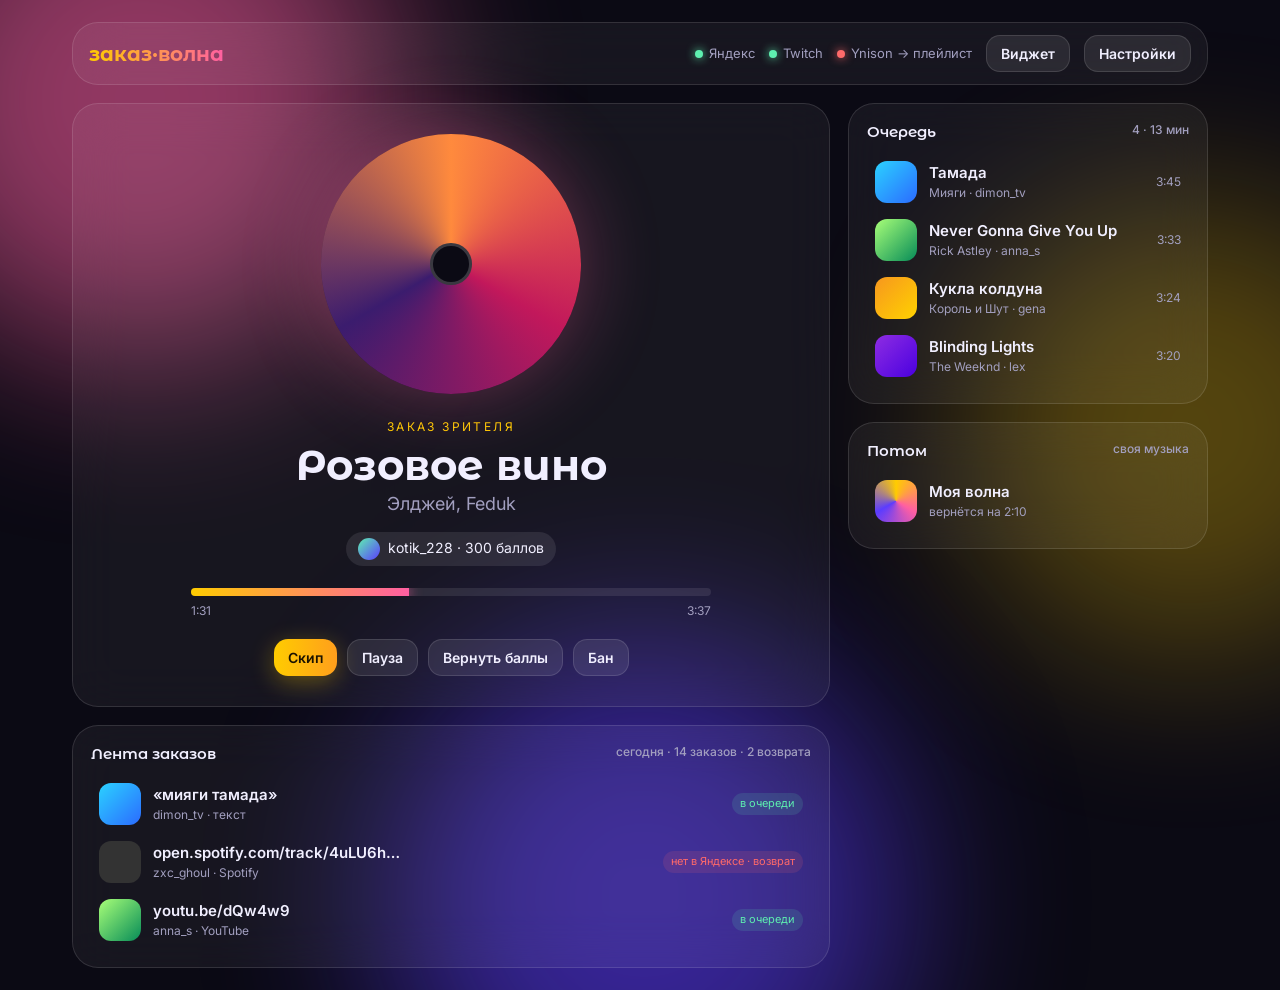
<file: docs/design/c-volna.html>
<!doctype html>
<html lang="ru">
<head>
<meta charset="utf-8">
<meta name="viewport" content="width=device-width, initial-scale=1">
<title>C · Волна</title>
<link rel="preconnect" href="https://fonts.googleapis.com">
<link href="https://fonts.googleapis.com/css2?family=Montserrat+Alternates:wght@600;700&family=Inter:wght@400;500;600&display=swap" rel="stylesheet">
<style>
:root{--bg:#0b0a14;--glass:#ffffff0d;--glass2:#ffffff17;--line:#ffffff1f;--text:#f1efff;--dim:#a29fbf;--acc:#ffcc00;--acc2:#ff5fa2;--ok:#5ef0b0;--bad:#ff6a6a}
*{box-sizing:border-box;margin:0}
body{background:var(--bg);color:var(--text);font:15px/1.45 Inter,system-ui,sans-serif;min-height:100vh;overflow-x:hidden}
.blob{position:fixed;border-radius:50%;filter:blur(90px);opacity:.55;z-index:0}
.b1{width:520px;height:520px;background:#ff5fa2;left:-120px;top:-160px}
.b2{width:460px;height:460px;background:#ffcc00;right:-140px;top:200px;opacity:.3}
.b3{width:520px;height:520px;background:#5b3cff;left:30%;bottom:-260px}
.app{position:relative;z-index:1;max-width:1180px;margin:0 auto;padding:22px;display:grid;grid-template-columns:1fr 360px;gap:18px}
.glass{background:var(--glass);border:1px solid var(--line);border-radius:26px;backdrop-filter:blur(24px);-webkit-backdrop-filter:blur(24px)}
header{grid-column:1/-1;display:flex;align-items:center;gap:14px;padding:12px 16px}
.logo{font:700 20px "Montserrat Alternates";background:linear-gradient(90deg,var(--acc),var(--acc2));-webkit-background-clip:text;color:transparent}
.dots{margin-left:auto;display:flex;gap:14px;font-size:13px;color:var(--dim)}
.dots span::before{content:"";display:inline-block;width:8px;height:8px;border-radius:50%;background:var(--ok);margin-right:6px;box-shadow:0 0 10px var(--ok)}
.dots .w::before{background:var(--bad);box-shadow:0 0 10px var(--bad)}
.ib{border:1px solid var(--line);background:var(--glass2);color:var(--text);border-radius:14px;padding:9px 14px;font:600 14px Inter;cursor:pointer}
.ib.acc{background:linear-gradient(90deg,var(--acc),#ff9f1c);color:#1c1300;border:0;box-shadow:0 6px 24px #ffcc0055}
.stage{padding:30px;text-align:center;display:flex;flex-direction:column;align-items:center}
.disc{width:260px;height:260px;border-radius:50%;background:conic-gradient(from 0deg,#ff8a3d,#c2185b,#3b1c6e,#ff8a3d);position:relative;animation:spin 12s linear infinite;box-shadow:0 0 80px #ff5fa255}
.disc::after{content:"";position:absolute;inset:42%;border-radius:50%;background:var(--bg);border:3px solid #ffffff30}
@keyframes spin{to{transform:rotate(360deg)}}
.lbl{margin-top:24px;font-size:12px;letter-spacing:.2em;text-transform:uppercase;color:var(--acc)}
.title{font:700 42px/1.05 "Montserrat Alternates";margin:8px 0 4px}
.artist{color:var(--dim);font-size:18px}
.who{margin-top:14px;display:inline-flex;gap:8px;align-items:center;padding:6px 12px;border-radius:99px;background:var(--glass2);font-size:14px}
.who i{width:22px;height:22px;border-radius:50%;background:linear-gradient(135deg,#5ef0b0,#5b3cff)}
.bar{width:100%;max-width:520px;margin-top:22px;height:8px;border-radius:9px;background:var(--glass2);overflow:hidden}
.bar i{display:block;height:100%;width:42%;background:linear-gradient(90deg,var(--acc),var(--acc2));box-shadow:0 0 14px var(--acc2)}
.time{width:100%;max-width:520px;display:flex;justify-content:space-between;font-size:12px;color:var(--dim);margin-top:6px}
.ctrls{display:flex;gap:10px;margin-top:20px}
.side{display:flex;flex-direction:column;gap:18px}
.card{padding:18px}
.card h3{font:600 15px "Montserrat Alternates";margin-bottom:12px;display:flex;justify-content:space-between}
.card h3 span{font:500 12px Inter;color:var(--dim)}
.q{display:flex;gap:12px;align-items:center;padding:8px;border-radius:14px}
.q:hover{background:var(--glass2)}
.q .c{width:42px;height:42px;border-radius:12px;flex:none}
.q .t{font-weight:600;white-space:nowrap;overflow:hidden;text-overflow:ellipsis}
.q .s{font-size:12px;color:var(--dim)}
.q .m{margin-left:auto;font-size:12px;color:var(--dim)}
.st{font-size:11px;padding:3px 8px;border-radius:99px;margin-left:auto;white-space:nowrap}
.st.ok{background:#5ef0b022;color:var(--ok)}.st.no{background:#ff6a6a22;color:var(--bad)}
.bottom{grid-column:1/2;padding:18px}
@media (max-width:900px){.app{grid-template-columns:1fr}.bottom{grid-column:auto}}
</style>
</head>
<body>
<div class="blob b1"></div><div class="blob b2"></div><div class="blob b3"></div>
<div class="app">
  <header class="glass">
    <div class="logo">заказ·волна</div>
    <div class="dots"><span>Яндекс</span><span>Twitch</span><span class="w">Ynison → плейлист</span></div>
    <button class="ib">Виджет</button><button class="ib">Настройки</button>
  </header>

  <section class="glass stage">
    <div class="disc"></div>
    <div class="lbl">заказ зрителя</div>
    <div class="title">Розовое вино</div>
    <div class="artist">Элджей, Feduk</div>
    <div class="who"><i></i>kotik_228 · 300 баллов</div>
    <div class="bar"><i></i></div>
    <div class="time"><span>1:31</span><span>3:37</span></div>
    <div class="ctrls"><button class="ib acc">Скип</button><button class="ib">Пауза</button><button class="ib">Вернуть баллы</button><button class="ib">Бан</button></div>
  </section>

  <aside class="side">
    <section class="glass card">
      <h3>Очередь <span>4 · 13 мин</span></h3>
      <div class="q"><div class="c" style="background:linear-gradient(135deg,#2bd2ff,#2b6bff)"></div><div><div class="t">Тамада</div><div class="s">Мияги · dimon_tv</div></div><span class="m">3:45</span></div>
      <div class="q"><div class="c" style="background:linear-gradient(135deg,#a8ff78,#078c58)"></div><div><div class="t">Never Gonna Give You Up</div><div class="s">Rick Astley · anna_s</div></div><span class="m">3:33</span></div>
      <div class="q"><div class="c" style="background:linear-gradient(135deg,#f7971e,#ffd200)"></div><div><div class="t">Кукла колдуна</div><div class="s">Король и Шут · gena</div></div><span class="m">3:24</span></div>
      <div class="q"><div class="c" style="background:linear-gradient(135deg,#8e2de2,#4a00e0)"></div><div><div class="t">Blinding Lights</div><div class="s">The Weeknd · lex</div></div><span class="m">3:20</span></div>
    </section>
    <section class="glass card">
      <h3>Потом <span>своя музыка</span></h3>
      <div class="q"><div class="c" style="background:conic-gradient(#ffcc00,#ff5fa2,#5b3cff,#ffcc00)"></div><div><div class="t">Моя волна</div><div class="s">вернётся на 2:10</div></div></div>
    </section>
  </aside>

  <section class="glass bottom card">
    <h3>Лента заказов <span>сегодня · 14 заказов · 2 возврата</span></h3>
    <div class="q"><div class="c" style="background:linear-gradient(135deg,#2bd2ff,#2b6bff)"></div><div><div class="t">«мияги тамада»</div><div class="s">dimon_tv · текст</div></div><span class="st ok">в очереди</span></div>
    <div class="q"><div class="c" style="background:#333"></div><div><div class="t">open.spotify.com/track/4uLU6h…</div><div class="s">zxc_ghoul · Spotify</div></div><span class="st no">нет в Яндексе · возврат</span></div>
    <div class="q"><div class="c" style="background:linear-gradient(135deg,#a8ff78,#078c58)"></div><div><div class="t">youtu.be/dQw4w9</div><div class="s">anna_s · YouTube</div></div><span class="st ok">в очереди</span></div>
  </section>
</div>
</body>
</html>
</file>
